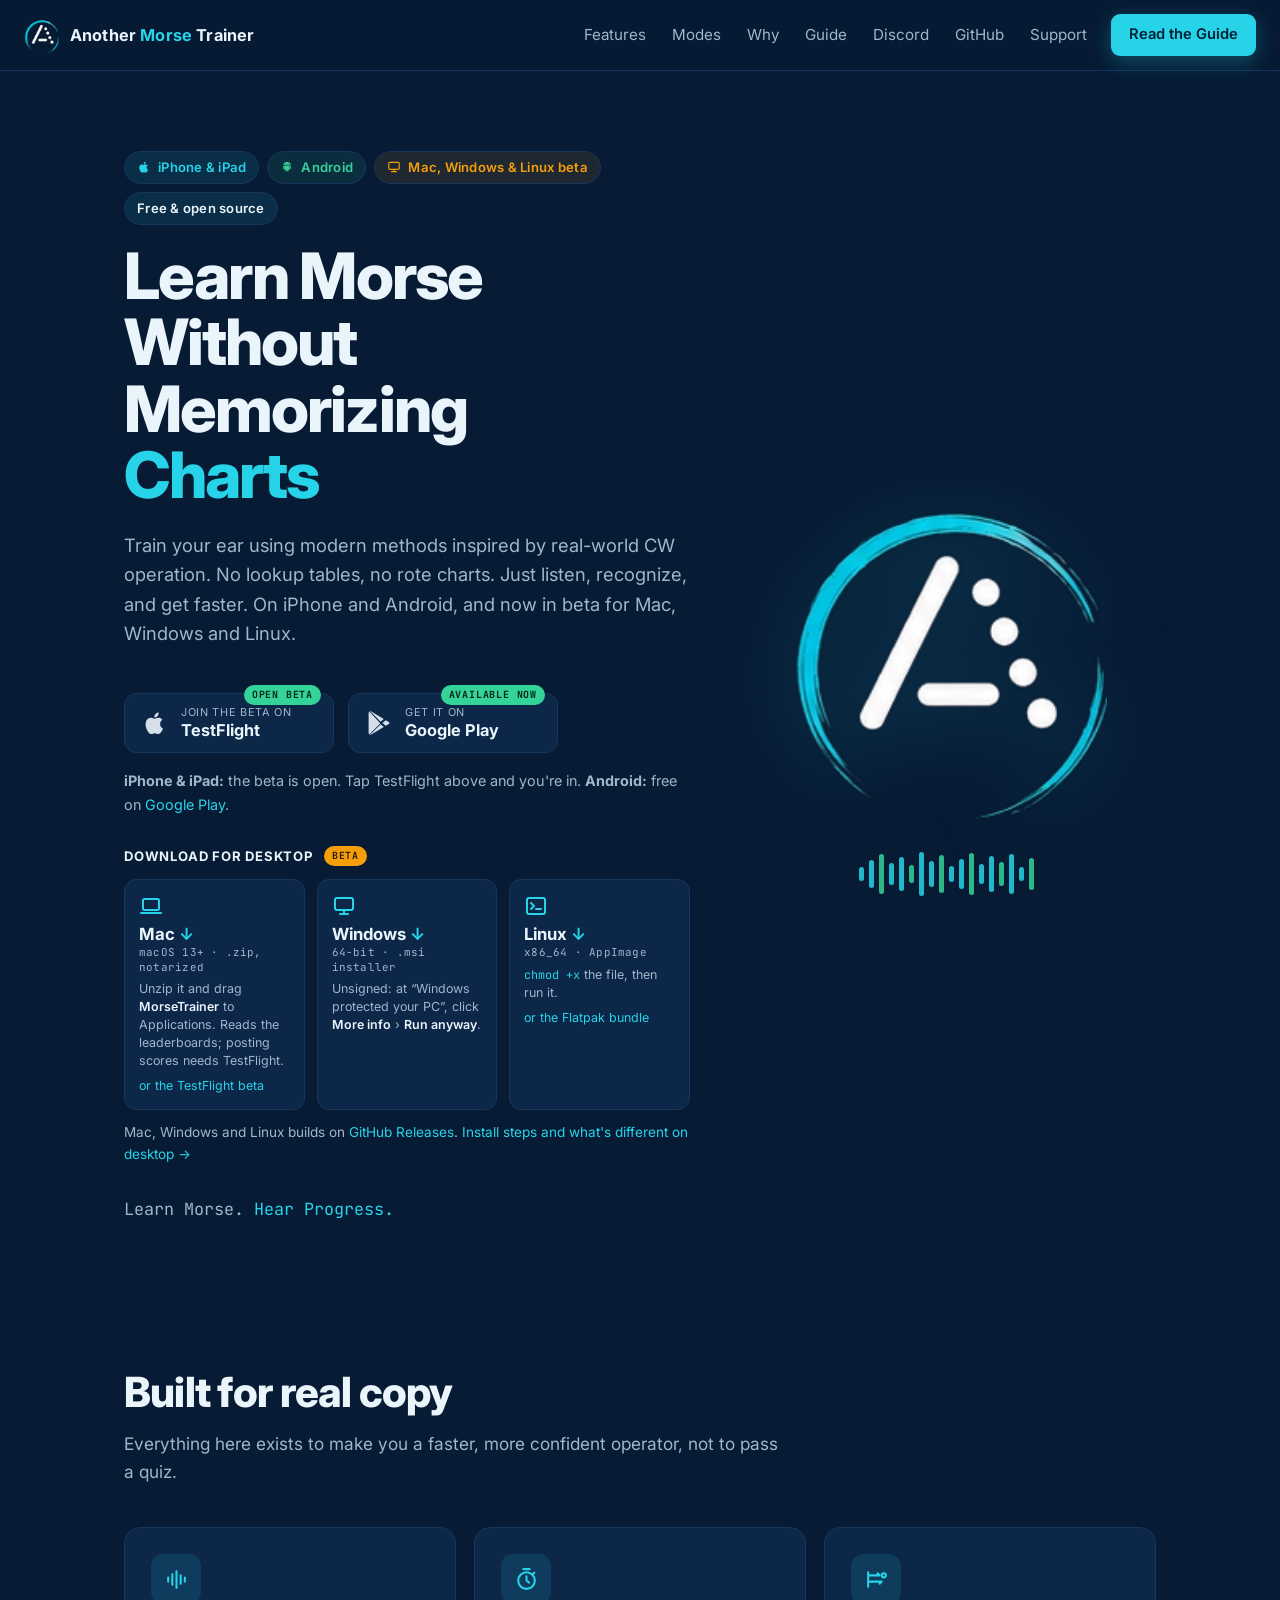
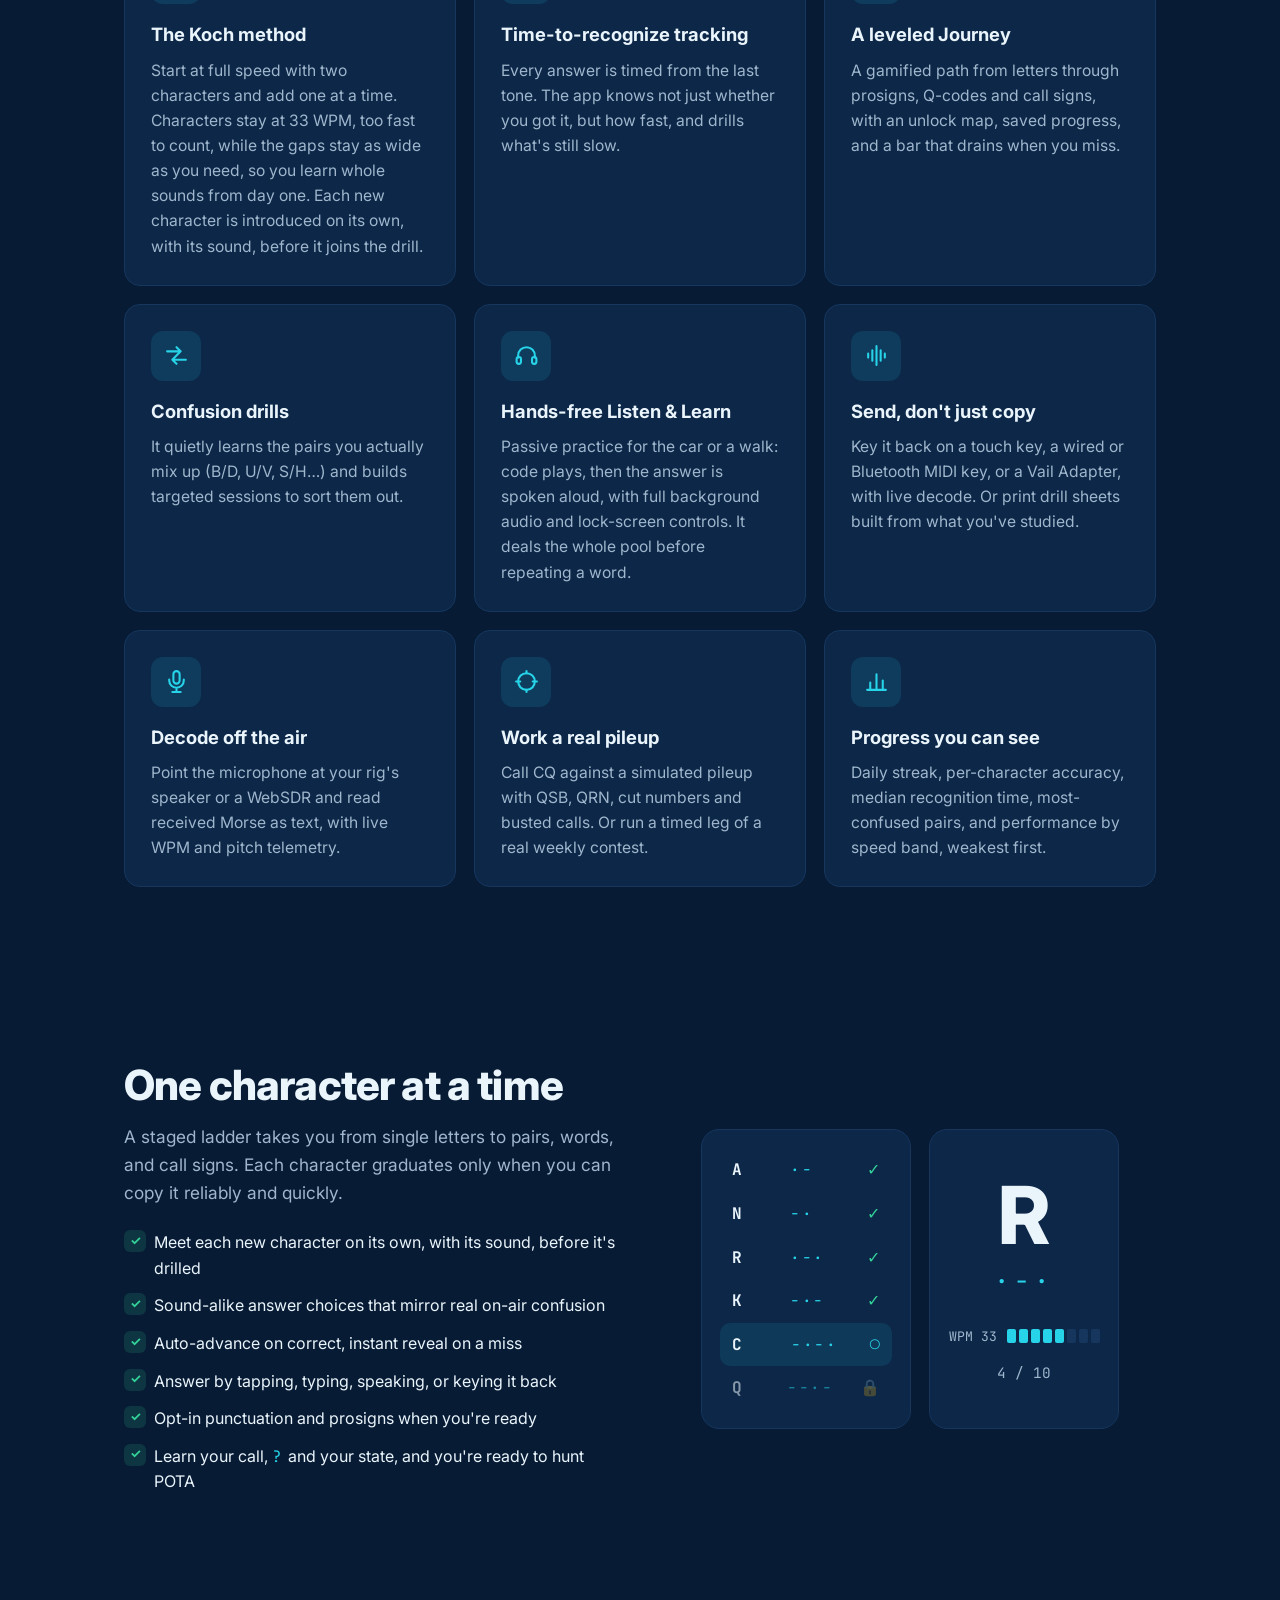
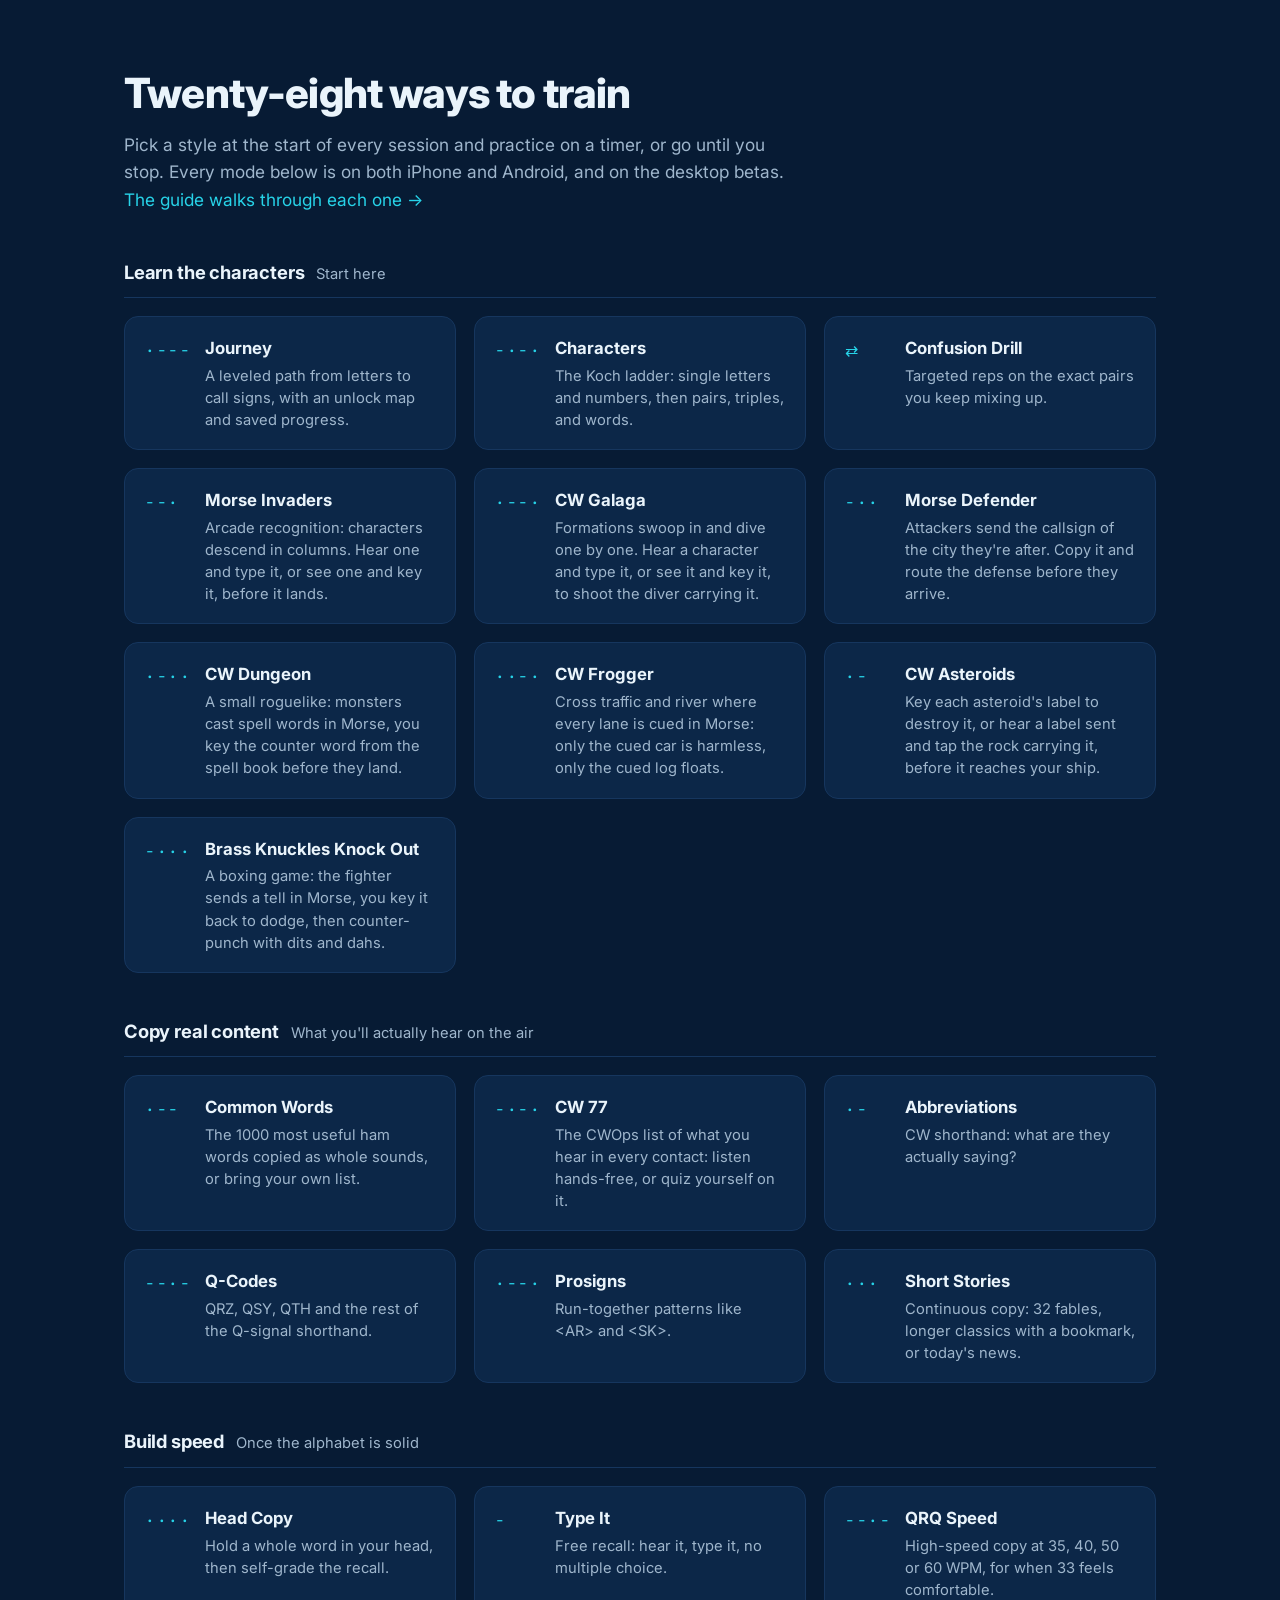
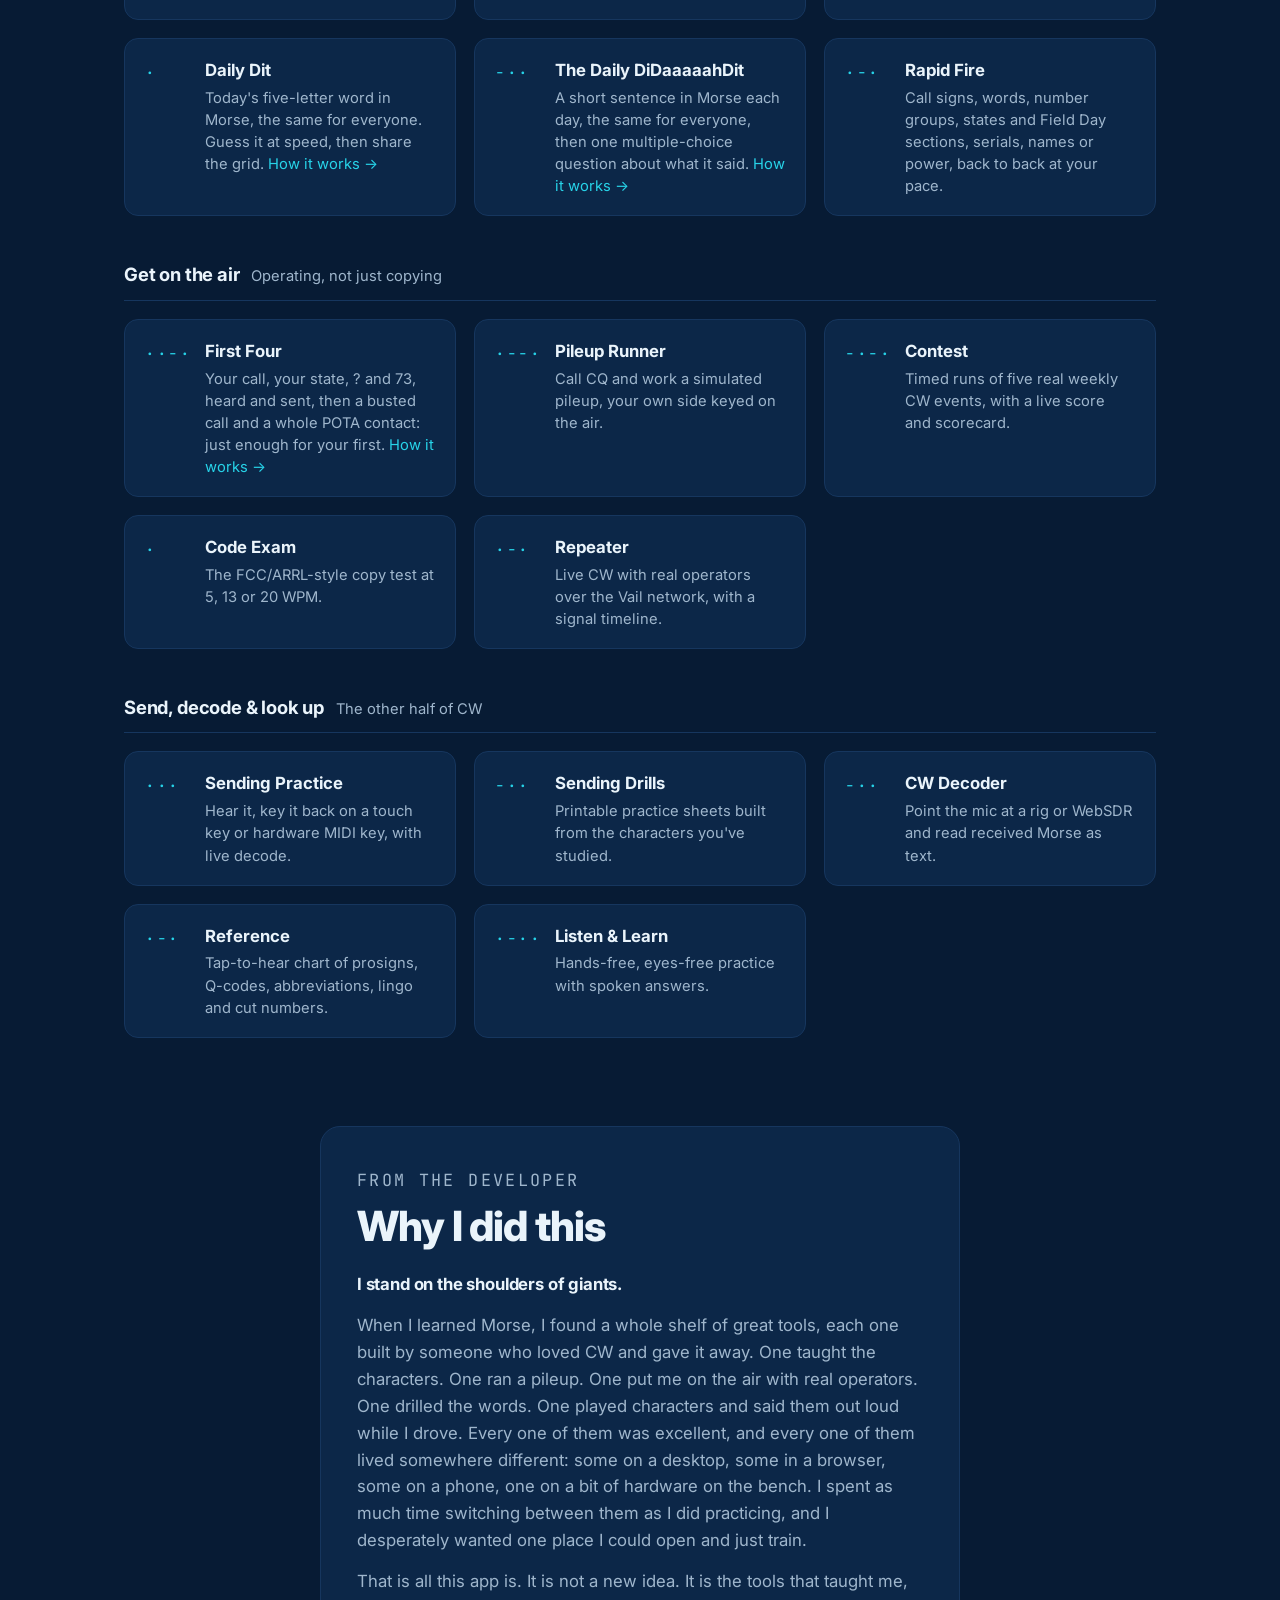
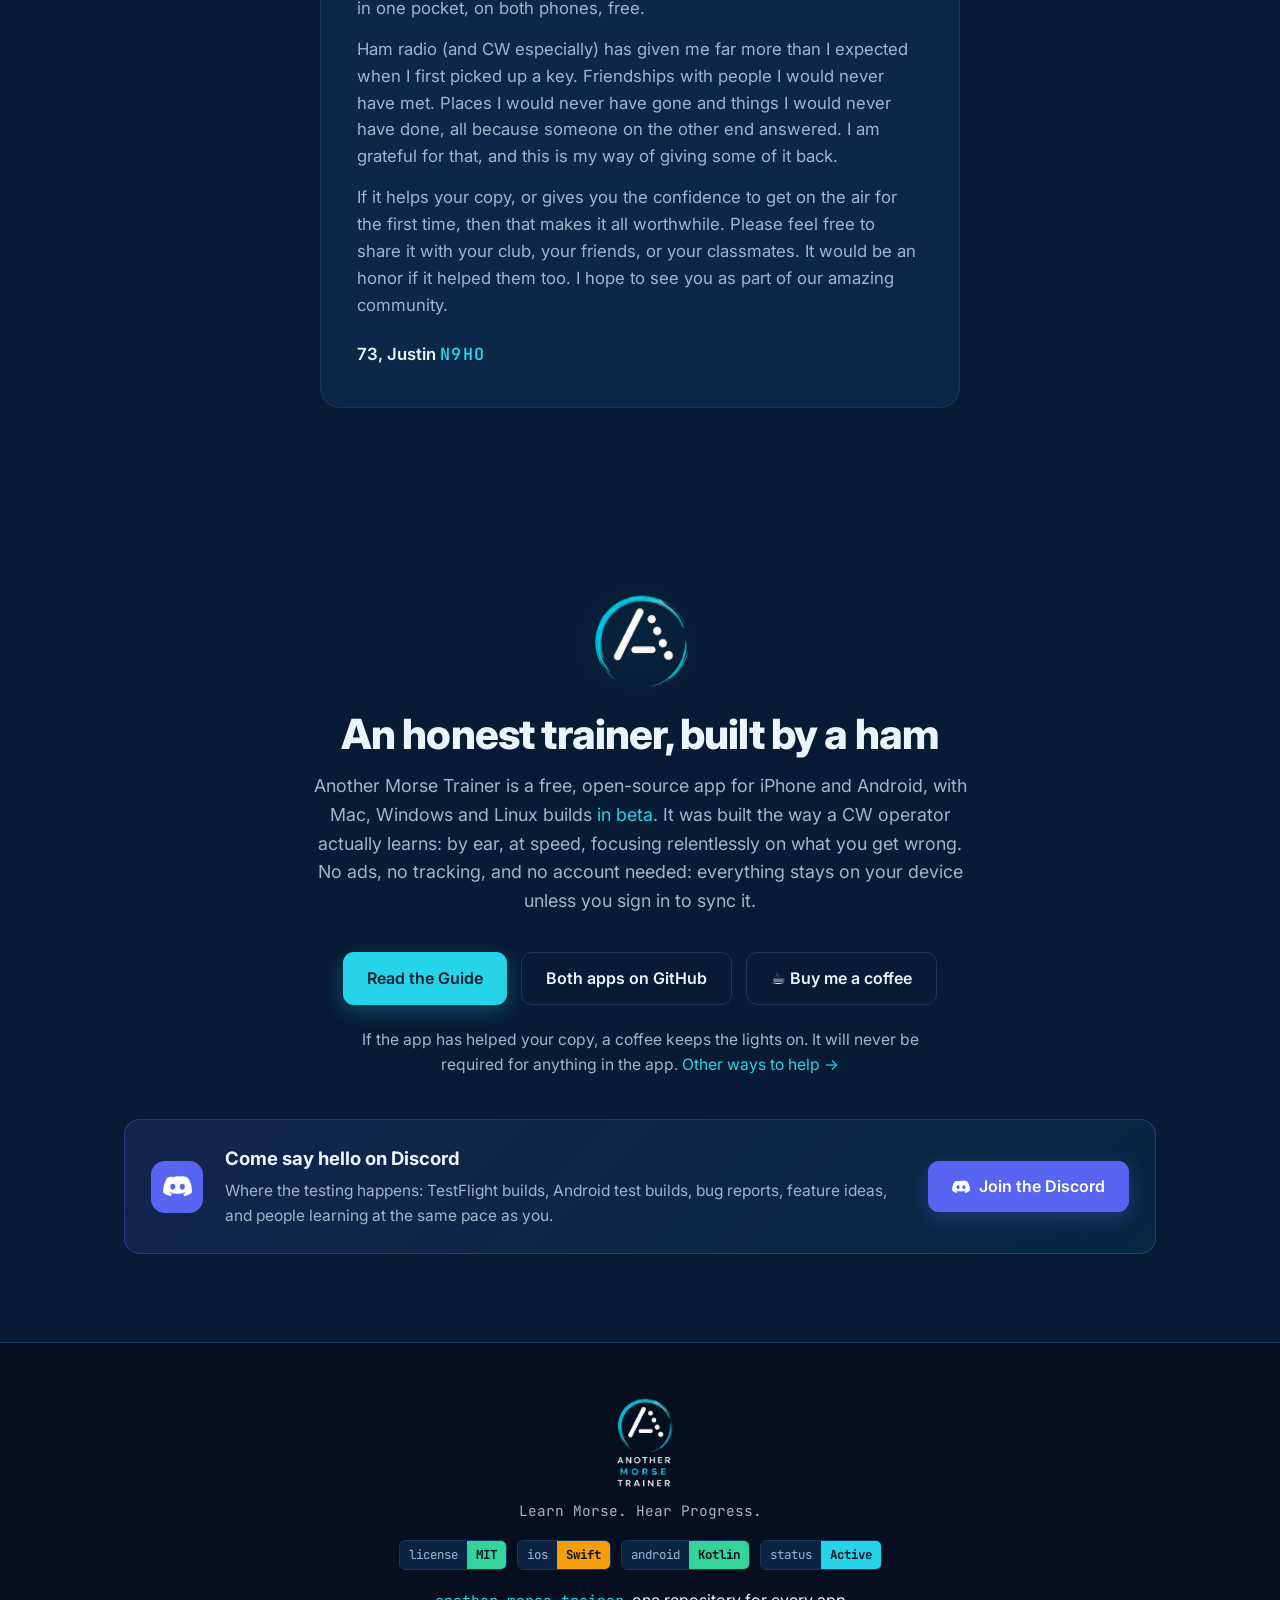
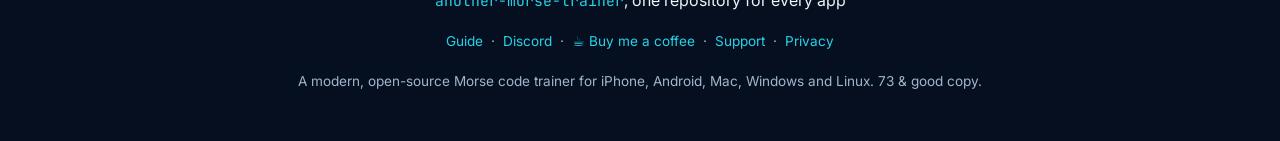
<file: index.html>
<!DOCTYPE html>
<html lang="en">
<head>
<meta charset="UTF-8">
<meta name="viewport" content="width=device-width, initial-scale=1.0">
<title>Another Morse Trainer: Learn Morse. Hear Progress.</title>
<meta name="description" content="A modern Morse code trainer for iPhone and Android, with Mac, Windows and Linux in beta: Koch-method drills that teach by ear at full speed, a leveled Journey, pileup and contest simulators, a code exam, live CW over the network, a microphone decoder, and Daily Dit, a shared word-a-day puzzle.">
<meta name="theme-color" content="#071B34">
<link rel="icon" href="assets/icon.svg" type="image/svg+xml">
<meta property="og:title" content="Another Morse Trainer">
<meta property="og:description" content="Learn Morse without memorizing charts. Twenty-eight ways to train, on iPhone and Android (and Mac, Windows and Linux in beta), from your first two letters to working a contest pileup.">
<meta property="og:type" content="website">
<link rel="preconnect" href="https://fonts.googleapis.com">
<link rel="preconnect" href="https://fonts.gstatic.com" crossorigin>
<link href="https://fonts.googleapis.com/css2?family=Inter:wght@400;500;600;700;800&family=JetBrains+Mono:wght@400;500;700&display=swap" rel="stylesheet">
<link rel="stylesheet" href="styles.css">
</head>
<body>

<header class="nav">
  <a class="brand" href="#top" aria-label="Another Morse Trainer home">
    <img class="brand-mark" src="assets/mark.png" alt="">
    <span class="brand-text">Another <b>Morse</b> Trainer</span>
  </a>
  <nav class="nav-links">
    <a href="#features">Features</a>
    <a href="#modes">Modes</a>
    <a href="#why">Why</a>
    <a href="/guide/">Guide</a>
    <a href="https://discord.gg/qgyk3TPUd9" rel="noopener">Discord</a>
    <a href="https://github.com/N9HO/another-morse-trainer">GitHub</a>
    <a href="/support/">Support</a>
  </nav>
  <a class="btn btn-primary btn-sm" href="/guide/">Read the Guide</a>
</header>

<main id="top">

  <!-- HERO -->
  <section class="hero">
    <div class="hero-copy">
      <div class="platform-pills">
        <span class="pill ios">
          <svg viewBox="0 0 24 24" fill="currentColor" aria-hidden="true"><path d="M16.4 12.8c0-2.3 1.9-3.4 2-3.5-1.1-1.6-2.8-1.8-3.4-1.8-1.4-.1-2.8.9-3.5.9s-1.8-.9-3-.8c-1.5 0-3 .9-3.8 2.3-1.6 2.8-.4 7 1.2 9.3.8 1.1 1.7 2.4 2.9 2.3 1.2 0 1.6-.7 3-.7s1.8.7 3 .7 2-1.1 2.8-2.2c.9-1.3 1.2-2.5 1.3-2.6-.1 0-2.5-1-2.5-3.9zM14.2 5.9c.6-.8 1-1.9.9-3-.9 0-2 .6-2.7 1.4-.6.7-1.1 1.8-.9 2.9 1 0 2.1-.5 2.7-1.3z"/></svg>
          iPhone &amp; iPad
        </span>
        <span class="pill android">
          <svg viewBox="0 0 24 24" fill="currentColor" aria-hidden="true"><path d="M17.6 9.5c.5 0 .9.4.9.9v4.4c0 .5-.4.9-.9.9s-.9-.4-.9-.9v-4.4c0-.5.4-.9.9-.9zm-11.2 0c.5 0 .9.4.9.9v4.4c0 .5-.4.9-.9.9s-.9-.4-.9-.9v-4.4c0-.5.4-.9.9-.9zm1.5-.2h8.2v6.9c0 .5-.4.9-.9.9h-.8v2.1c0 .5-.4.9-.9.9s-.9-.4-.9-.9v-2.1h-1.3v2.1c0 .5-.4.9-.9.9s-.9-.4-.9-.9v-2.1h-.8c-.5 0-.9-.4-.9-.9V9.3zm6.3-5.1 1-1.5c.1-.1 0-.3-.1-.3s-.2 0-.3.1l-1 1.5c-.7-.3-1.5-.5-2.3-.5s-1.6.2-2.3.5l-1-1.5c-.1-.1-.2-.1-.3-.1s-.2.2-.1.3l1 1.5C6.5 5.3 5.6 6.7 5.4 8.3h13.2c-.2-1.6-1.1-3-2.4-4.1zM9.3 6.6c-.3 0-.5-.2-.5-.5s.2-.5.5-.5.5.2.5.5-.2.5-.5.5zm5.4 0c-.3 0-.5-.2-.5-.5s.2-.5.5-.5.5.2.5.5-.2.5-.5.5z"/></svg>
          Android
        </span>
        <span class="pill desktop">
          <svg viewBox="0 0 24 24" fill="none" stroke="currentColor" stroke-width="2" stroke-linecap="round" stroke-linejoin="round" aria-hidden="true"><rect x="3" y="4" width="18" height="12" rx="2"/><path d="M8 20h8M12 16v4"/></svg>
          Mac, Windows &amp; Linux beta
        </span>
        <span class="pill">Free &amp; open source</span>
      </div>
      <h1>Learn Morse<br>Without Memorizing<br><span class="accent">Charts</span></h1>
      <p class="lede">Train your ear using modern methods inspired by real-world CW operation. No lookup tables, no rote charts. Just listen, recognize, and get faster. On iPhone and Android, and now in beta for Mac, Windows and Linux.</p>

      <div class="store-badges">
        <a class="store-badge" href="https://testflight.apple.com/join/ZwXF88Gh" rel="noopener">
          <span class="sb-soon live">Open beta</span>
          <svg viewBox="0 0 24 24" fill="currentColor" aria-hidden="true"><path d="M16.4 12.8c0-2.3 1.9-3.4 2-3.5-1.1-1.6-2.8-1.8-3.4-1.8-1.4-.1-2.8.9-3.5.9s-1.8-.9-3-.8c-1.5 0-3 .9-3.8 2.3-1.6 2.8-.4 7 1.2 9.3.8 1.1 1.7 2.4 2.9 2.3 1.2 0 1.6-.7 3-.7s1.8.7 3 .7 2-1.1 2.8-2.2c.9-1.3 1.2-2.5 1.3-2.6-.1 0-2.5-1-2.5-3.9zM14.2 5.9c.6-.8 1-1.9.9-3-.9 0-2 .6-2.7 1.4-.6.7-1.1 1.8-.9 2.9 1 0 2.1-.5 2.7-1.3z"/></svg>
          <span class="sb-text">
            <span class="sb-small">Join the beta on</span>
            <span class="sb-big">TestFlight</span>
          </span>
        </a>
        <a class="store-badge" href="https://play.google.com/store/apps/details?id=app.anothermorsetrainer" rel="noopener">
          <span class="sb-soon live">Available now</span>
          <svg viewBox="0 0 24 24" fill="currentColor" aria-hidden="true"><path d="M3.6 2.3c-.3.3-.5.8-.5 1.4v16.6c0 .6.2 1.1.5 1.4l.1.1 9.3-9.3v-.2L3.7 2.2l-.1.1zm12.5 6.2L13.4 11l-9.2-9.2c.2-.1.5-.1.8.1l11.1 6.6zM17.8 9.6l2.6 1.5c.8.5.8 1.3 0 1.8l-2.6 1.5-2.9-2.4 2.9-2.4zM16.1 15.5 5 22.1c-.3.2-.6.2-.8.1l9.2-9.2 2.7 2.5z"/></svg>
          <span class="sb-text">
            <span class="sb-small">Get it on</span>
            <span class="sb-big">Google Play</span>
          </span>
        </a>
      </div>
      <p class="store-note"><strong>iPhone &amp; iPad:</strong> the beta is open. Tap TestFlight above and you're in. <strong>Android:</strong> free on <a href="https://play.google.com/store/apps/details?id=app.anothermorsetrainer" rel="noopener">Google Play</a>.</p>

      <div class="desktop-dl" id="download">
        <p class="dl-head">Download for desktop <span class="dl-beta">Beta</span></p>
        <div class="dl-grid">
          <div class="dl-card">
            <svg class="dl-icon" viewBox="0 0 24 24" fill="none" stroke="currentColor" stroke-width="2" stroke-linecap="round" stroke-linejoin="round" aria-hidden="true"><rect x="4" y="5" width="16" height="11" rx="1.5"/><path d="M2 19h20"/></svg>
            <a class="dl-main" href="https://github.com/N9HO/another-morse-trainer/releases/download/desktop-beta-v2.0.0-b4/AnotherMorseTrainer-2.0.0-b4-mac.zip">
              <span class="dl-os">Mac</span>
              <span class="dl-meta">macOS 13+ &middot; .zip, notarized</span>
            </a>
            <span class="dl-note">Unzip it and drag <b>MorseTrainer</b> to Applications. Reads the leaderboards; posting scores needs TestFlight.</span>
            <a class="dl-alt" href="https://testflight.apple.com/join/ZwXF88Gh" rel="noopener">or the TestFlight beta</a>
          </div>
          <div class="dl-card">
            <svg class="dl-icon" viewBox="0 0 24 24" fill="none" stroke="currentColor" stroke-width="2" stroke-linecap="round" stroke-linejoin="round" aria-hidden="true"><rect x="3" y="4" width="18" height="12" rx="2"/><path d="M8 20h8M12 16v4"/></svg>
            <a class="dl-main" href="https://github.com/N9HO/another-morse-trainer/releases/download/desktop-beta-v2.0.0-b4/AnotherMorseTrainer-2.0.0-b4-windows-x64.msi">
              <span class="dl-os">Windows</span>
              <span class="dl-meta">64-bit &middot; .msi installer</span>
            </a>
            <span class="dl-note">Unsigned: at &ldquo;Windows protected your PC&rdquo;, click <b>More info</b> &rsaquo; <b>Run anyway</b>.</span>
          </div>
          <div class="dl-card">
            <svg class="dl-icon" viewBox="0 0 24 24" fill="none" stroke="currentColor" stroke-width="2" stroke-linecap="round" stroke-linejoin="round" aria-hidden="true"><rect x="3" y="4" width="18" height="16" rx="2"/><path d="M7 9l3 3-3 3M12 15h5"/></svg>
            <a class="dl-main" href="https://github.com/N9HO/another-morse-trainer/releases/download/desktop-beta-v2.0.0-b4/AnotherMorseTrainer-2.0.0-b4-linux-x86_64.AppImage">
              <span class="dl-os">Linux</span>
              <span class="dl-meta">x86_64 &middot; AppImage</span>
            </a>
            <span class="dl-note"><code>chmod +x</code> the file, then run it.</span>
            <a class="dl-alt" href="https://github.com/N9HO/another-morse-trainer/releases/download/desktop-beta-v2.0.0-b4/AnotherMorseTrainer-2.0.0-b4-linux-x86_64.flatpak">or the Flatpak bundle</a>
          </div>
        </div>
        <p class="dl-foot">Mac, Windows and Linux builds on <a href="https://github.com/N9HO/another-morse-trainer/releases" rel="noopener">GitHub Releases</a>. <a href="/guide/#downloads">Install steps and what's different on desktop &rarr;</a></p>
      </div>

      <p class="tagline">Learn Morse. <span class="accent">Hear Progress.</span></p>
    </div>
    <div class="hero-art">
      <img class="hero-mark" src="assets/mark.png" alt="Another Morse Trainer logo">
      <div class="waveform" aria-hidden="true">
        <span></span><span></span><span></span><span></span><span></span><span></span>
        <span></span><span></span><span></span><span></span><span></span><span></span>
        <span></span><span></span><span></span><span></span><span></span><span></span>
      </div>
    </div>
  </section>

  <!-- FEATURES -->
  <section id="features" class="section">
    <h2 class="section-title">Built for real copy</h2>
    <p class="section-sub">Everything here exists to make you a faster, more confident operator, not to pass a quiz.</p>
    <div class="grid features">
      <article class="card">
        <div class="card-icon"><svg viewBox="0 0 24 24" fill="none" stroke="currentColor" stroke-width="2" stroke-linecap="round" stroke-linejoin="round"><path d="M4 10v4M8 7v10M12 4v16M16 8v8M20 10v4"/></svg></div>
        <h3>The Koch method</h3>
        <p>Start at full speed with two characters and add one at a time. Characters stay at 33 WPM, too fast to count, while the gaps stay as wide as you need, so you learn whole sounds from day one. Each new character is introduced on its own, with its sound, before it joins the drill.</p>
      </article>
      <article class="card">
        <div class="card-icon"><svg viewBox="0 0 24 24" fill="none" stroke="currentColor" stroke-width="2" stroke-linecap="round" stroke-linejoin="round"><circle cx="12" cy="13" r="8"/><path d="M12 9v4l2.5 2M9 2h6M19.5 5.5L18 7"/></svg></div>
        <h3>Time-to-recognize tracking</h3>
        <p>Every answer is timed from the last tone. The app knows not just whether you got it, but how fast, and drills what's still slow.</p>
      </article>
      <article class="card">
        <div class="card-icon"><svg viewBox="0 0 24 24" fill="none" stroke="currentColor" stroke-width="2" stroke-linecap="round" stroke-linejoin="round"><path d="M4 19V5M4 8h11l-2-2M4 14h13l-2 2"/><circle cx="19" cy="8" r="2"/></svg></div>
        <h3>A leveled Journey</h3>
        <p>A gamified path from letters through prosigns, Q-codes and call signs, with an unlock map, saved progress, and a bar that drains when you miss.</p>
      </article>
      <article class="card">
        <div class="card-icon"><svg viewBox="0 0 24 24" fill="none" stroke="currentColor" stroke-width="2" stroke-linecap="round" stroke-linejoin="round"><path d="M3 8h13M12 4l4 4-4 4M21 16H8M12 12l-4 4 4 4"/></svg></div>
        <h3>Confusion drills</h3>
        <p>It quietly learns the pairs you actually mix up (B/D, U/V, S/H…) and builds targeted sessions to sort them out.</p>
      </article>
      <article class="card">
        <div class="card-icon"><svg viewBox="0 0 24 24" fill="none" stroke="currentColor" stroke-width="2" stroke-linecap="round" stroke-linejoin="round"><path d="M4 14v-2a8 8 0 0116 0v2"/><rect x="2.5" y="13.5" width="4.2" height="6.5" rx="2"/><rect x="17.3" y="13.5" width="4.2" height="6.5" rx="2"/></svg></div>
        <h3>Hands-free Listen &amp; Learn</h3>
        <p>Passive practice for the car or a walk: code plays, then the answer is spoken aloud, with full background audio and lock-screen controls. It deals the whole pool before repeating a word.</p>
      </article>
      <article class="card">
        <div class="card-icon"><svg viewBox="0 0 24 24" fill="none" stroke="currentColor" stroke-width="2" stroke-linecap="round" stroke-linejoin="round"><path d="M12 3v18M8 7v10M4 10v4M16 7v10M20 10v4"/></svg></div>
        <h3>Send, don't just copy</h3>
        <p>Key it back on a touch key, a wired or Bluetooth MIDI key, or a Vail Adapter, with live decode. Or print drill sheets built from what you've studied.</p>
      </article>
      <article class="card">
        <div class="card-icon"><svg viewBox="0 0 24 24" fill="none" stroke="currentColor" stroke-width="2" stroke-linecap="round" stroke-linejoin="round"><path d="M12 2a3 3 0 00-3 3v6a3 3 0 006 0V5a3 3 0 00-3-3z"/><path d="M19 10v1a7 7 0 01-14 0v-1M12 18v4M8 22h8"/></svg></div>
        <h3>Decode off the air</h3>
        <p>Point the microphone at your rig's speaker or a WebSDR and read received Morse as text, with live WPM and pitch telemetry.</p>
      </article>
      <article class="card">
        <div class="card-icon"><svg viewBox="0 0 24 24" fill="none" stroke="currentColor" stroke-width="2" stroke-linecap="round" stroke-linejoin="round"><path d="M12 20a8 8 0 100-16 8 8 0 000 16z"/><path d="M2 12h4M18 12h4M12 2v2M12 20v2"/></svg></div>
        <h3>Work a real pileup</h3>
        <p>Call CQ against a simulated pileup with QSB, QRN, cut numbers and busted calls. Or run a timed leg of a real weekly contest.</p>
      </article>
      <article class="card">
        <div class="card-icon"><svg viewBox="0 0 24 24" fill="none" stroke="currentColor" stroke-width="2" stroke-linecap="round" stroke-linejoin="round"><path d="M3 20h18M6 20v-7M12 20V5M18 20v-9"/></svg></div>
        <h3>Progress you can see</h3>
        <p>Daily streak, per-character accuracy, median recognition time, most-confused pairs, and performance by speed band, weakest first.</p>
      </article>
    </div>
  </section>

  <!-- SHOWCASE: lesson list + current char (echoes the app UI) -->
  <section class="section showcase">
    <div class="showcase-text">
      <h2 class="section-title">One character at a time</h2>
      <p class="section-sub">A staged ladder takes you from single letters to pairs, words, and call signs. Each character graduates only when you can copy it reliably and quickly.</p>
      <ul class="checklist">
        <li>Meet each new character on its own, with its sound, before it's drilled</li>
        <li>Sound-alike answer choices that mirror real on-air confusion</li>
        <li>Auto-advance on correct, instant reveal on a miss</li>
        <li>Answer by tapping, typing, speaking, or keying it back</li>
        <li>Opt-in punctuation and prosigns when you're ready</li>
        <li>Learn your call, <span class="morse">?</span> and your state, and you're ready to hunt POTA</li>
      </ul>
    </div>
    <div class="showcase-ui">
      <div class="ui-card lesson-list">
        <div class="lesson-row"><span class="ch">A</span><span class="mc">·&minus;</span><span class="done">&#10003;</span></div>
        <div class="lesson-row"><span class="ch">N</span><span class="mc">&minus;·</span><span class="done">&#10003;</span></div>
        <div class="lesson-row"><span class="ch">R</span><span class="mc">·&minus;·</span><span class="done">&#10003;</span></div>
        <div class="lesson-row"><span class="ch">K</span><span class="mc">&minus;·&minus;</span><span class="done">&#10003;</span></div>
        <div class="lesson-row active"><span class="ch">C</span><span class="mc">&minus;·&minus;·</span><span class="now">&#9711;</span></div>
        <div class="lesson-row locked"><span class="ch">Q</span><span class="mc">&minus;&minus;·&minus;</span><span class="lock">&#128274;</span></div>
      </div>
      <div class="ui-card current-char">
        <div class="big-char">R</div>
        <div class="big-morse">·&minus;·</div>
        <div class="wpm-row"><span>WPM 33</span><div class="bars"><i></i><i></i><i></i><i></i><i></i><i class="off"></i><i class="off"></i><i class="off"></i></div></div>
        <div class="progress-count">4 / 10</div>
      </div>
    </div>
  </section>

  <!-- MODES -->
  <section id="modes" class="section">
    <h2 class="section-title">Twenty-eight ways to train</h2>
    <p class="section-sub">Pick a style at the start of every session and practice on a timer, or go until you stop. Every mode below is on both iPhone and Android, and on the desktop betas. <a class="accent" href="/guide/">The guide walks through each one →</a></p>

    <div class="mode-group">
      <div class="mode-group-head"><h3>Learn the characters</h3><span>Start here</span></div>
      <div class="grid modes">
        <div class="mode"><span class="mode-mc">·&minus;&minus;&minus;</span><div><h4>Journey</h4><p>A leveled path from letters to call signs, with an unlock map and saved progress.</p></div></div>
        <div class="mode"><span class="mode-mc">&minus;·&minus;·</span><div><h4>Characters</h4><p>The Koch ladder: single letters and numbers, then pairs, triples, and words.</p></div></div>
        <div class="mode"><span class="mode-mc">&#8644;</span><div><h4>Confusion Drill</h4><p>Targeted reps on the exact pairs you keep mixing up.</p></div></div>
        <div class="mode"><span class="mode-mc">&minus;&minus;·</span><div><h4>Morse Invaders</h4><p>Arcade recognition: characters descend in columns. Hear one and type it, or see one and key it, before it lands.</p></div></div>
        <div class="mode"><span class="mode-mc">·&minus;&minus;·</span><div><h4>CW Galaga</h4><p>Formations swoop in and dive one by one. Hear a character and type it, or see it and key it, to shoot the diver carrying it.</p></div></div>
        <div class="mode"><span class="mode-mc">&minus;··</span><div><h4>Morse Defender</h4><p>Attackers send the callsign of the city they're after. Copy it and route the defense before they arrive.</p></div></div>
        <div class="mode"><span class="mode-mc">·&minus;··</span><div><h4>CW Dungeon</h4><p>A small roguelike: monsters cast spell words in Morse, you key the counter word from the spell book before they land.</p></div></div>
        <div class="mode"><span class="mode-mc">··&minus;·</span><div><h4>CW Frogger</h4><p>Cross traffic and river where every lane is cued in Morse: only the cued car is harmless, only the cued log floats.</p></div></div>
        <div class="mode"><span class="mode-mc">·&minus;</span><div><h4>CW Asteroids</h4><p>Key each asteroid's label to destroy it, or hear a label sent and tap the rock carrying it, before it reaches your ship.</p></div></div>
        <div class="mode"><span class="mode-mc">&minus;&middot;&middot;&middot;</span><div><h4>Brass Knuckles Knock Out</h4><p>A boxing game: the fighter sends a tell in Morse, you key it back to dodge, then counter-punch with dits and dahs.</p></div></div>
      </div>
    </div>

    <div class="mode-group">
      <div class="mode-group-head"><h3>Copy real content</h3><span>What you'll actually hear on the air</span></div>
      <div class="grid modes">
        <div class="mode"><span class="mode-mc">·&minus;&minus;</span><div><h4>Common Words</h4><p>The 1000 most useful ham words copied as whole sounds, or bring your own list.</p></div></div>
        <div class="mode"><span class="mode-mc">&minus;·&minus;·</span><div><h4>CW 77</h4><p>The CWOps list of what you hear in every contact: listen hands-free, or quiz yourself on it.</p></div></div>
        <div class="mode"><span class="mode-mc">·&minus;</span><div><h4>Abbreviations</h4><p>CW shorthand: what are they actually saying?</p></div></div>
        <div class="mode"><span class="mode-mc">&minus;&minus;·&minus;</span><div><h4>Q-Codes</h4><p>QRZ, QSY, QTH and the rest of the Q-signal shorthand.</p></div></div>
        <div class="mode"><span class="mode-mc">·&minus;&minus;·</span><div><h4>Prosigns</h4><p>Run-together patterns like &lt;AR&gt; and &lt;SK&gt;.</p></div></div>
        <div class="mode"><span class="mode-mc">···</span><div><h4>Short Stories</h4><p>Continuous copy: 32 fables, longer classics with a bookmark, or today's news.</p></div></div>
      </div>
    </div>

    <div class="mode-group">
      <div class="mode-group-head"><h3>Build speed</h3><span>Once the alphabet is solid</span></div>
      <div class="grid modes">
        <div class="mode"><span class="mode-mc">····</span><div><h4>Head Copy</h4><p>Hold a whole word in your head, then self-grade the recall.</p></div></div>
        <div class="mode"><span class="mode-mc">&minus;</span><div><h4>Type It</h4><p>Free recall: hear it, type it, no multiple choice.</p></div></div>
        <div class="mode"><span class="mode-mc">&minus;&minus;·&minus;</span><div><h4>QRQ Speed</h4><p>High-speed copy at 35, 40, 50 or 60 WPM, for when 33 feels comfortable.</p></div></div>
        <div class="mode"><span class="mode-mc">·</span><div><h4>Daily Dit</h4><p>Today's five-letter word in Morse, the same for everyone. Guess it at speed, then share the grid. <a class="accent" href="/guide/#dailydit">How it works →</a></p></div></div>
        <div class="mode"><span class="mode-mc">&minus;··</span><div><h4>The Daily DiDaaaaahDit</h4><p>A short sentence in Morse each day, the same for everyone, then one multiple-choice question about what it said. <a class="accent" href="/guide/#dailycomp">How it works →</a></p></div></div>
        <div class="mode"><span class="mode-mc">·&minus;·</span><div><h4>Rapid Fire</h4><p>Call signs, words, number groups, states and Field Day sections, serials, names or power, back to back at your pace.</p></div></div>
      </div>
    </div>

    <div class="mode-group">
      <div class="mode-group-head"><h3>Get on the air</h3><span>Operating, not just copying</span></div>
      <div class="grid modes">
        <div class="mode"><span class="mode-mc">··&minus;·</span><div><h4>First Four</h4><p>Your call, your state, ? and 73, heard and sent, then a busted call and a whole POTA contact: just enough for your first. <a class="accent" href="/guide/#firstfour">How it works →</a></p></div></div>
        <div class="mode"><span class="mode-mc">·&minus;&minus;·</span><div><h4>Pileup Runner</h4><p>Call CQ and work a simulated pileup, your own side keyed on the air.</p></div></div>
        <div class="mode"><span class="mode-mc">&minus;·&minus;·</span><div><h4>Contest</h4><p>Timed runs of five real weekly CW events, with a live score and scorecard.</p></div></div>
        <div class="mode"><span class="mode-mc">·</span><div><h4>Code Exam</h4><p>The FCC/ARRL-style copy test at 5, 13 or 20 WPM.</p></div></div>
        <div class="mode"><span class="mode-mc">·&minus;·</span><div><h4>Repeater</h4><p>Live CW with real operators over the Vail network, with a signal timeline.</p></div></div>
      </div>
    </div>

    <div class="mode-group">
      <div class="mode-group-head"><h3>Send, decode &amp; look up</h3><span>The other half of CW</span></div>
      <div class="grid modes">
        <div class="mode"><span class="mode-mc">···</span><div><h4>Sending Practice</h4><p>Hear it, key it back on a touch key or hardware MIDI key, with live decode.</p></div></div>
        <div class="mode"><span class="mode-mc">&minus;··</span><div><h4>Sending Drills</h4><p>Printable practice sheets built from the characters you've studied.</p></div></div>
        <div class="mode"><span class="mode-mc">&minus;··</span><div><h4>CW Decoder</h4><p>Point the mic at a rig or WebSDR and read received Morse as text.</p></div></div>
        <div class="mode"><span class="mode-mc">·&minus;·</span><div><h4>Reference</h4><p>Tap-to-hear chart of prosigns, Q-codes, abbreviations, lingo and cut numbers.</p></div></div>
        <div class="mode"><span class="mode-mc">·&minus;··</span><div><h4>Listen &amp; Learn</h4><p>Hands-free, eyes-free practice with spoken answers.</p></div></div>
      </div>
    </div>
  </section>

  <!-- WHY -->
  <section id="why" class="section why">
    <div class="why-inner">
      <p class="why-kicker">From the developer</p>
      <h2 class="section-title">Why I did this</h2>
      <p class="why-lead">I stand on the shoulders of giants.</p>
      <p>When I learned Morse, I found a whole shelf of great tools, each one built by someone who loved CW and gave it away. One taught the characters. One ran a pileup. One put me on the air with real operators. One drilled the words. One played characters and said them out loud while I drove. Every one of them was excellent, and every one of them lived somewhere different: some on a desktop, some in a browser, some on a phone, one on a bit of hardware on the bench. I spent as much time switching between them as I did practicing, and I desperately wanted one place I could open and just train.</p>
      <p>That is all this app is. It is not a new idea. It is the tools that taught me, in one pocket, on both phones, free.</p>
      <p>Ham radio (and CW especially) has given me far more than I expected when I first picked up a key. Friendships with people I would never have met. Places I would never have gone and things I would never have done, all because someone on the other end answered. I am grateful for that, and this is my way of giving some of it back.</p>
      <p>If it helps your copy, or gives you the confidence to get on the air for the first time, then that makes it all worthwhile. Please feel free to share it with your club, your friends, or your classmates. It would be an honor if it helped them too. I hope to see you as part of our amazing community.</p>
      <p class="why-sign">73, Justin <span class="morse">N9HO</span></p>
    </div>
  </section>

  <!-- ABOUT / CTA -->
  <section id="about" class="section about">
    <img class="about-mark" src="assets/mark.png" alt="">
    <h2 class="section-title">An honest trainer, built by a ham</h2>
    <p class="section-sub center">Another Morse Trainer is a free, open-source app for iPhone and Android, with Mac, Windows and Linux builds <a href="#download">in beta</a>. It was built the way a CW operator actually learns: by ear, at speed, focusing relentlessly on what you get wrong. No ads, no tracking, and no account needed: everything stays on your device unless you sign in to sync it.</p>
    <div class="hero-actions center">
      <a class="btn btn-primary" href="/guide/">Read the Guide</a>
      <a class="btn btn-ghost" href="https://github.com/N9HO/another-morse-trainer">Both apps on GitHub</a>
      <a class="btn btn-ghost" href="https://buymeacoffee.com/n9ho">&#9749; Buy me a coffee</a>
    </div>
    <p class="section-sub center about-support">If the app has helped your copy, a coffee keeps the lights on. It will never be required for anything in the app. <a href="/support/">Other ways to help &rarr;</a></p>

    <div class="community">
      <div class="community-icon"><svg viewBox="0 0 24 24" fill="currentColor" aria-hidden="true"><path d="M20.3 4.6A19.8 19.8 0 0 0 15.4 3l-.3.5c1.7.4 3 1 4.2 1.9a13.9 13.9 0 0 0-11-1.1c-.4.1-.8.3-1.2.4.4-.3.8-.6 1.3-.9A20 20 0 0 0 3.7 4.6C.9 8.8-.1 13 .3 17.1a19.9 19.9 0 0 0 6 3c.5-.6.9-1.3 1.3-2-.7-.3-1.4-.6-2-1l.5-.4a14.2 14.2 0 0 0 11.9 0l.5.4c-.6.4-1.3.7-2 1 .4.7.8 1.4 1.3 2a19.8 19.8 0 0 0 6-3c.5-4.8-.8-9-3.5-12.5zM8.1 14.6c-1.2 0-2.1-1.1-2.1-2.4S6.9 9.8 8.1 9.8s2.2 1.1 2.2 2.4-1 2.4-2.2 2.4zm7.8 0c-1.2 0-2.1-1.1-2.1-2.4s.9-2.4 2.1-2.4 2.2 1.1 2.2 2.4-1 2.4-2.2 2.4z"/></svg></div>
      <div>
        <h3>Come say hello on Discord</h3>
        <p>Where the testing happens: TestFlight builds, Android test builds, bug reports, feature ideas, and people learning at the same pace as you.</p>
      </div>
      <a class="btn btn-discord" href="https://discord.gg/qgyk3TPUd9" rel="noopener"><svg viewBox="0 0 24 24" fill="currentColor" aria-hidden="true"><path d="M20.3 4.6A19.8 19.8 0 0 0 15.4 3l-.3.5c1.7.4 3 1 4.2 1.9a13.9 13.9 0 0 0-11-1.1c-.4.1-.8.3-1.2.4.4-.3.8-.6 1.3-.9A20 20 0 0 0 3.7 4.6C.9 8.8-.1 13 .3 17.1a19.9 19.9 0 0 0 6 3c.5-.6.9-1.3 1.3-2-.7-.3-1.4-.6-2-1l.5-.4a14.2 14.2 0 0 0 11.9 0l.5.4c-.6.4-1.3.7-2 1 .4.7.8 1.4 1.3 2a19.8 19.8 0 0 0 6-3c.5-4.8-.8-9-3.5-12.5zM8.1 14.6c-1.2 0-2.1-1.1-2.1-2.4S6.9 9.8 8.1 9.8s2.2 1.1 2.2 2.4-1 2.4-2.2 2.4zm7.8 0c-1.2 0-2.1-1.1-2.1-2.4s.9-2.4 2.1-2.4 2.2 1.1 2.2 2.4-1 2.4-2.2 2.4z"/></svg>Join the Discord</a>
    </div>
  </section>

</main>

<!-- FOOTER -->
<footer class="footer">
  <div class="footer-brand">
    <img class="footer-logo" src="assets/logo-stacked.png" alt="Another Morse Trainer">
    <div class="footer-tag">Learn Morse. Hear Progress.</div>
  </div>
  <div class="badges">
    <span class="badge"><i>license</i><b class="green">MIT</b></span>
    <span class="badge"><i>ios</i><b class="amber">Swift</b></span>
    <span class="badge"><i>android</i><b class="green">Kotlin</b></span>
    <span class="badge"><i>status</i><b class="teal">Active</b></span>
  </div>
  <p class="footer-repo">
    <a href="https://github.com/N9HO/another-morse-trainer">another-morse-trainer</a>, one repository for every app
  </p>
  <p class="footer-fine"><a href="/guide/" style="color:var(--teal)">Guide</a> &nbsp;·&nbsp; <a href="https://discord.gg/qgyk3TPUd9" style="color:var(--teal)" rel="noopener">Discord</a> &nbsp;·&nbsp; <a href="https://buymeacoffee.com/n9ho" style="color:var(--teal)">&#9749; Buy me a coffee</a> &nbsp;·&nbsp; <a href="/support/" style="color:var(--teal)">Support</a> &nbsp;·&nbsp; <a href="/privacy/" style="color:var(--teal)">Privacy</a></p>
  <p class="footer-fine">A modern, open-source Morse code trainer for iPhone, Android, Mac, Windows and Linux. 73 &amp; good copy.</p>
</footer>

<script data-name="BMC-Widget" data-cfasync="false" src="https://cdnjs.buymeacoffee.com/1.0.0/widget.prod.min.js" data-id="n9ho" data-description="Support me on Buy me a coffee!" data-message="Thanks for your support. Donations go to offset development and app store costs." data-color="#5F7FFF" data-position="Right" data-x_margin="18" data-y_margin="18"></script>
</body>
</html>
</file>
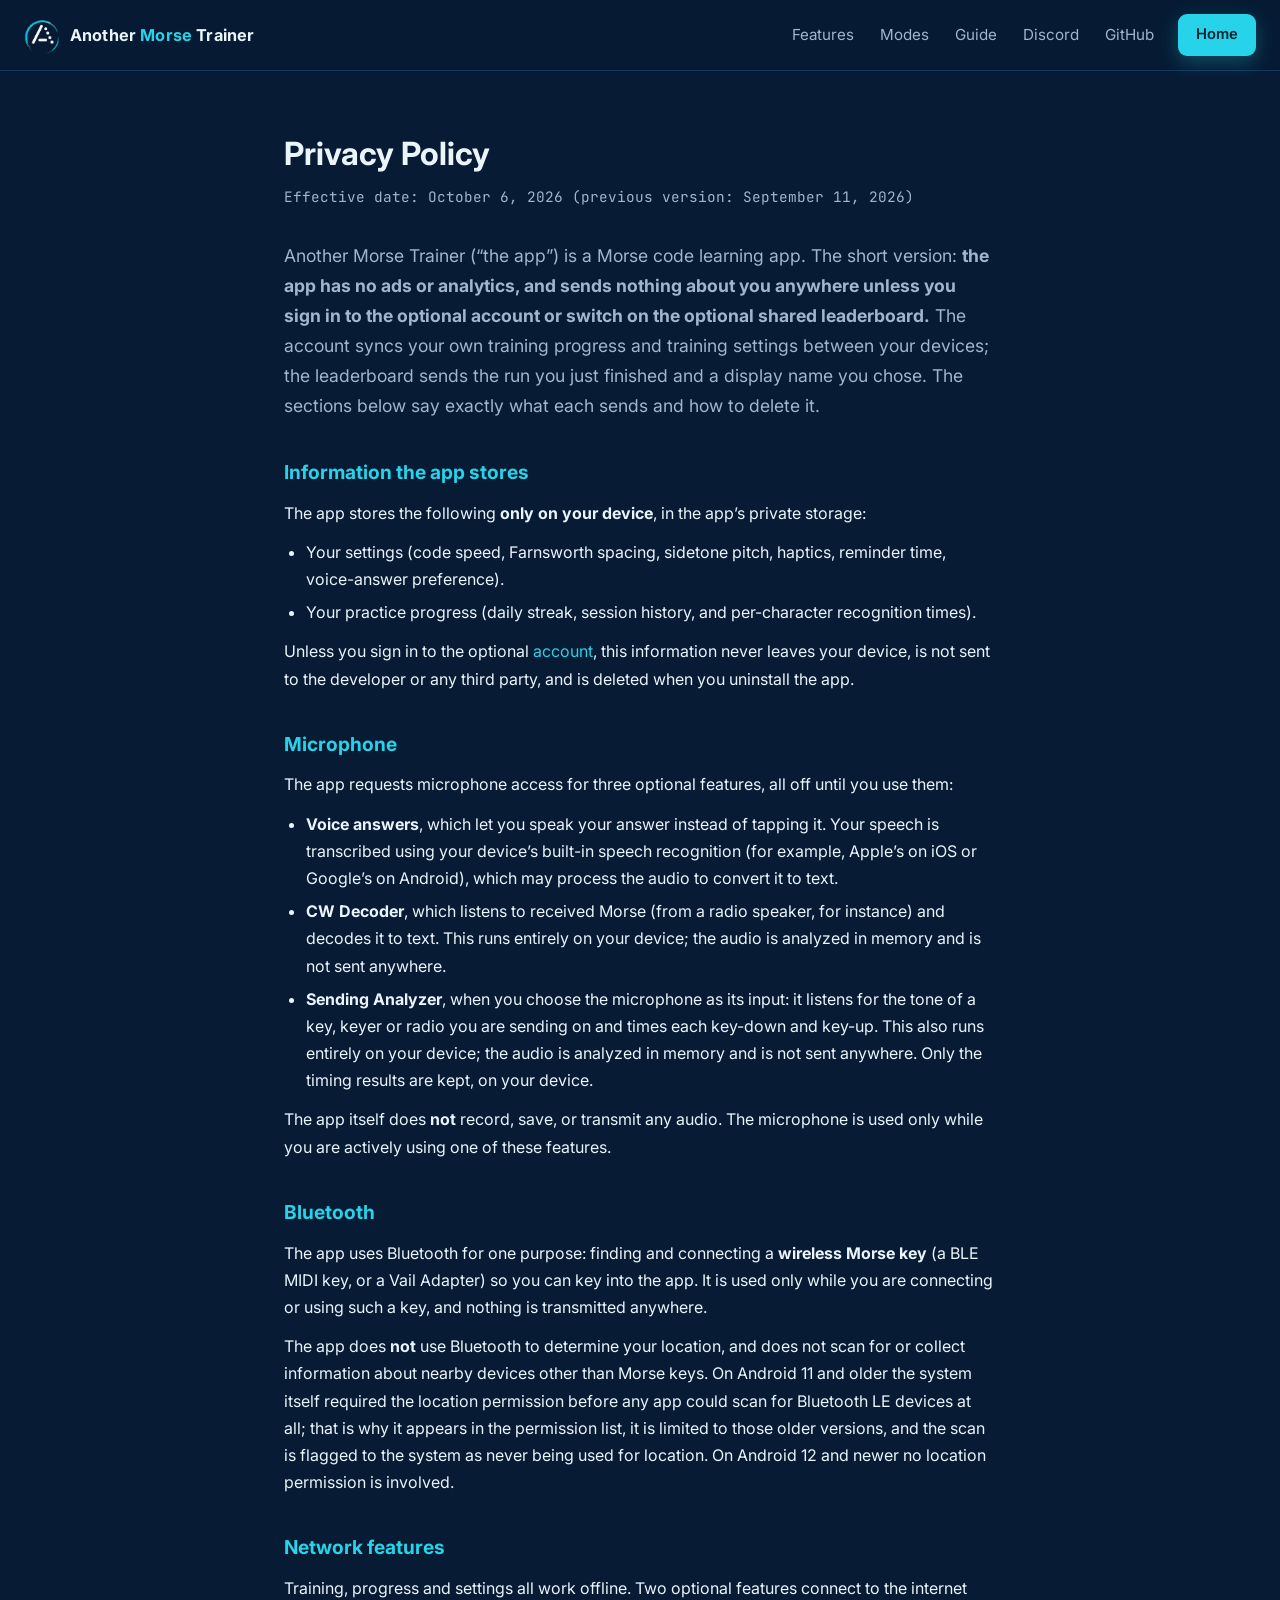
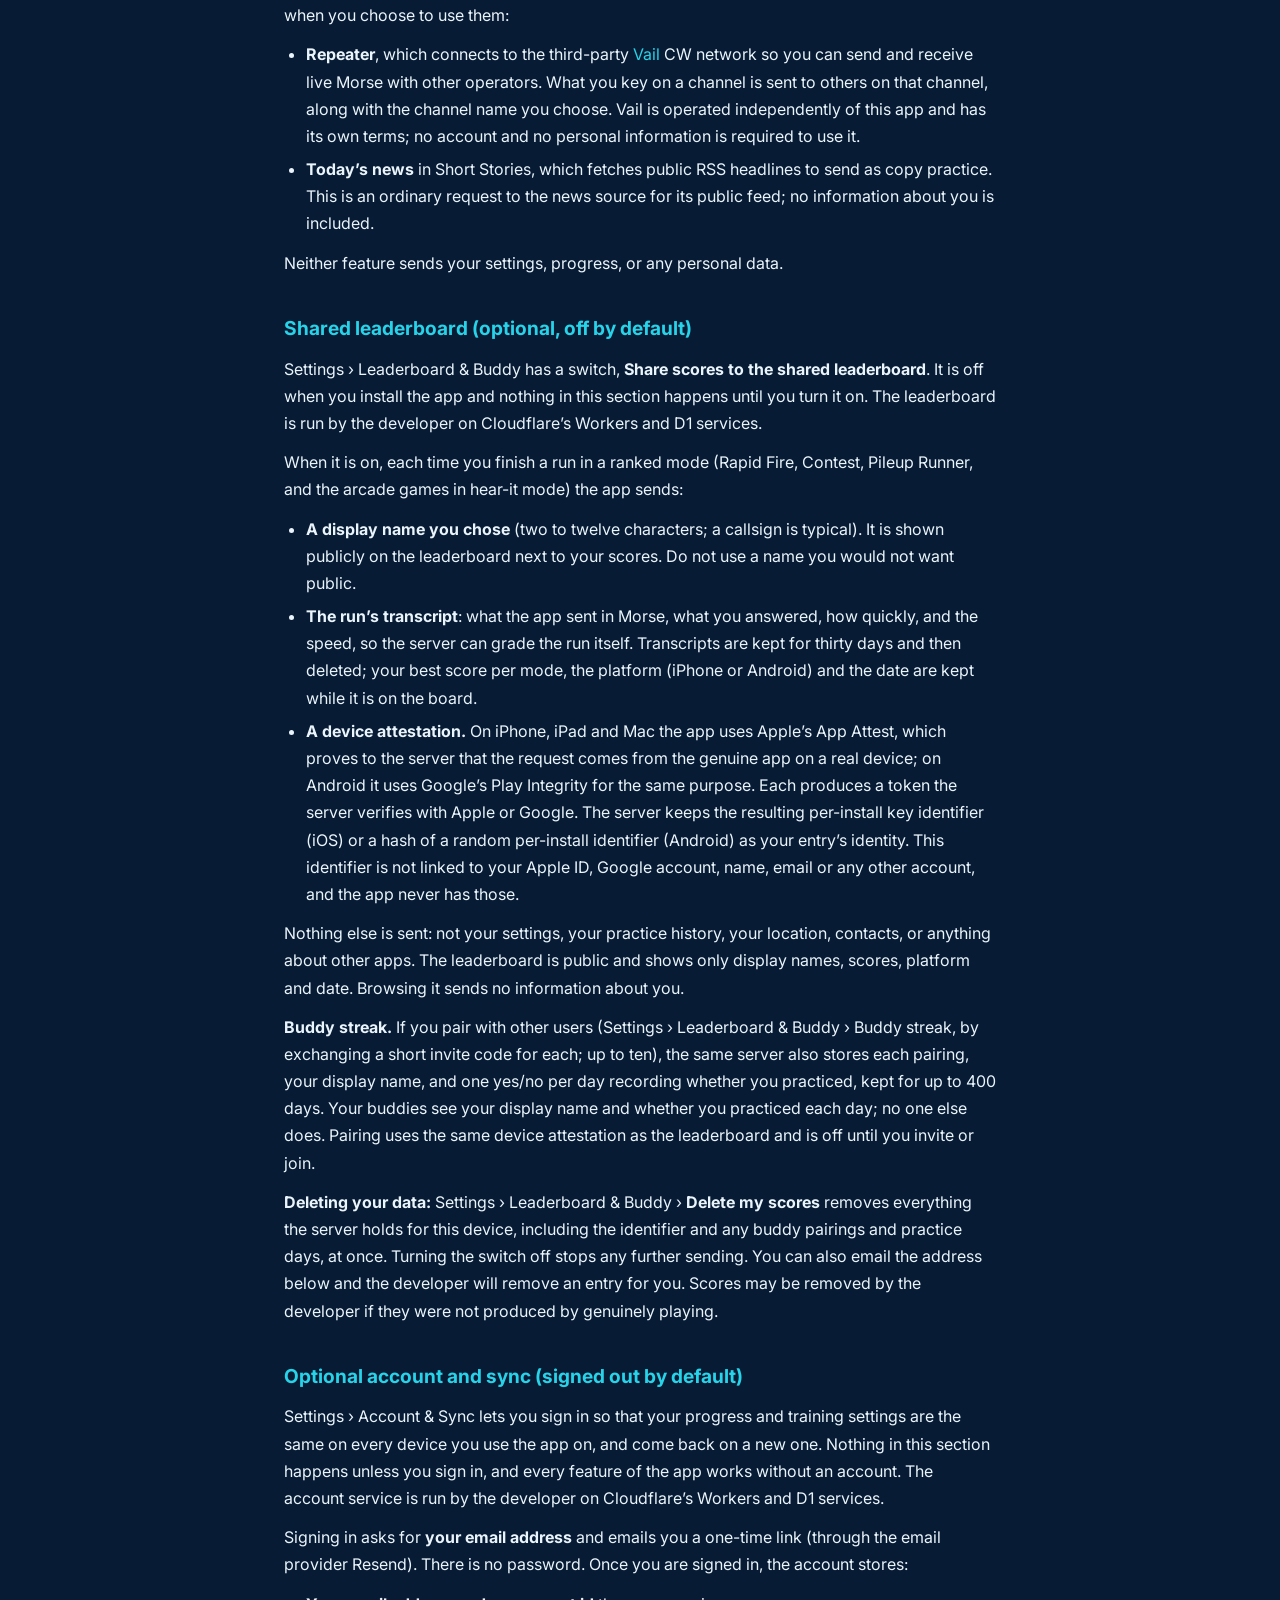
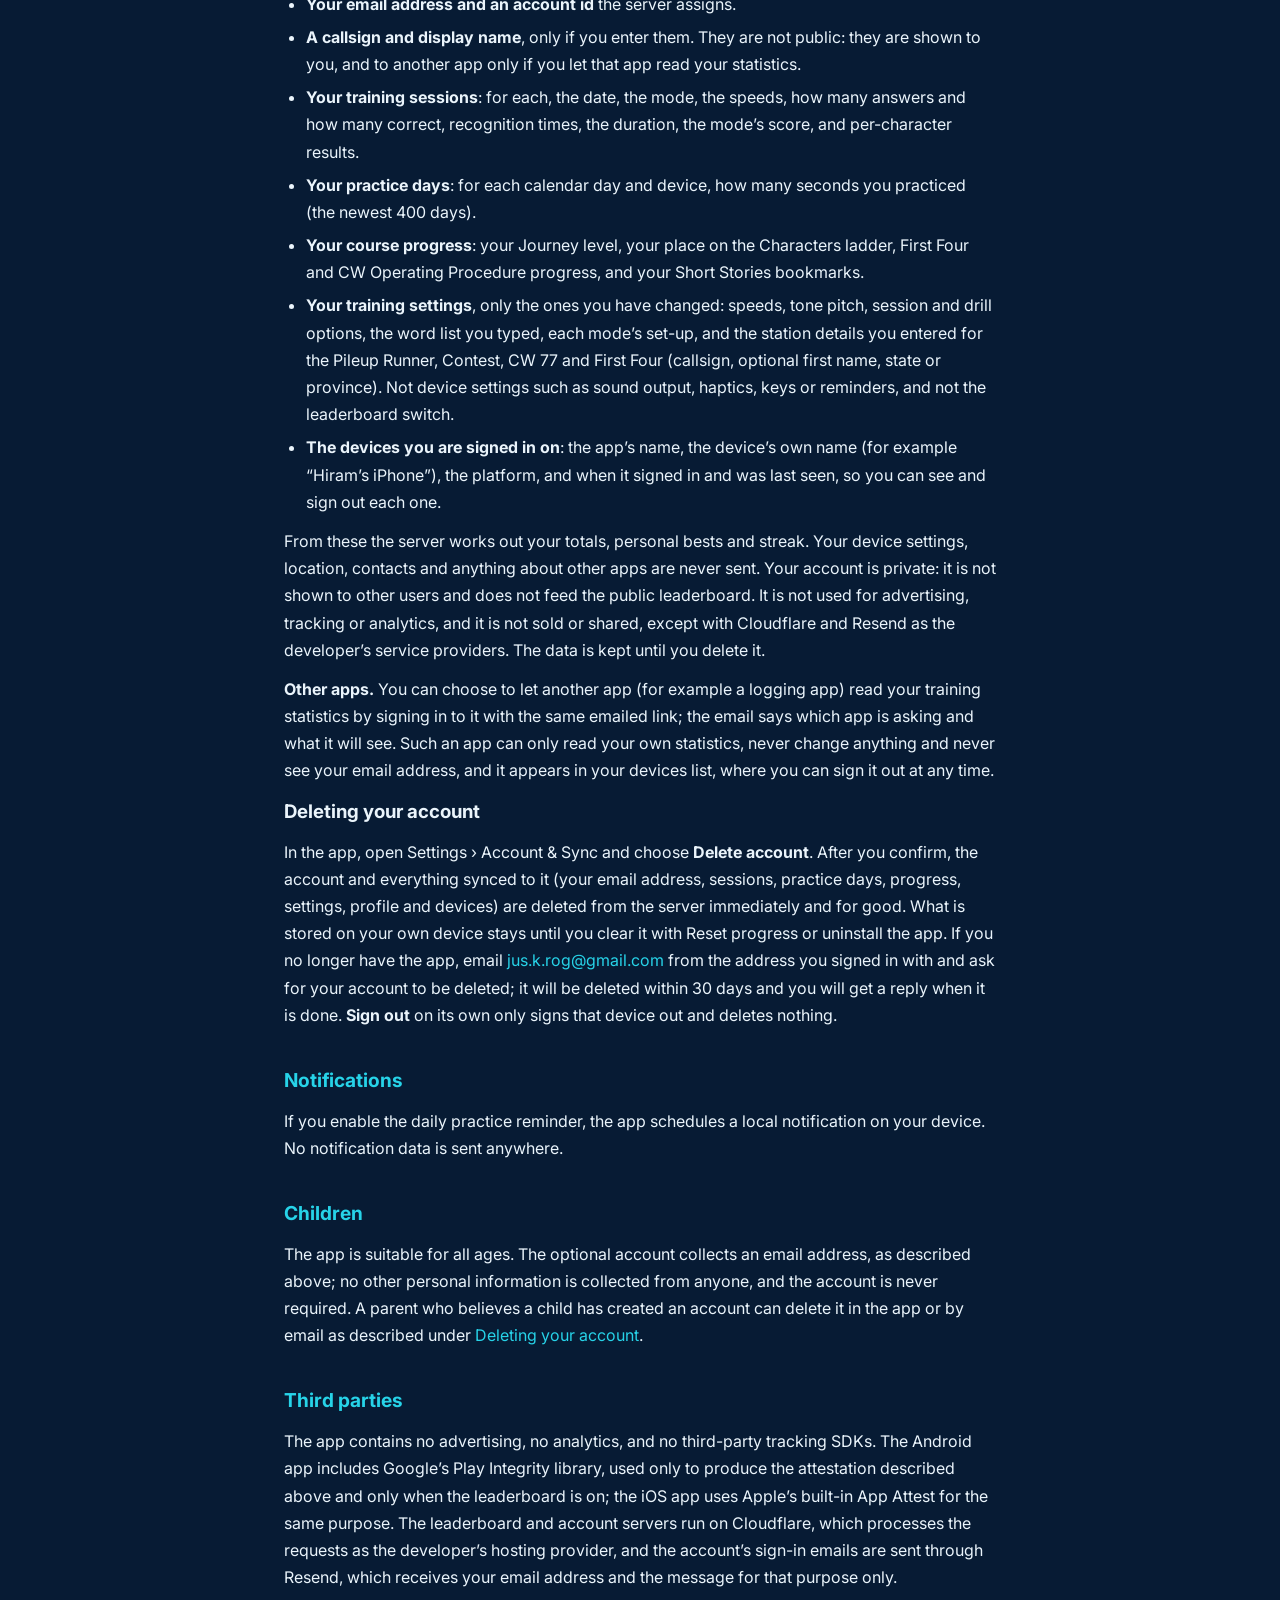
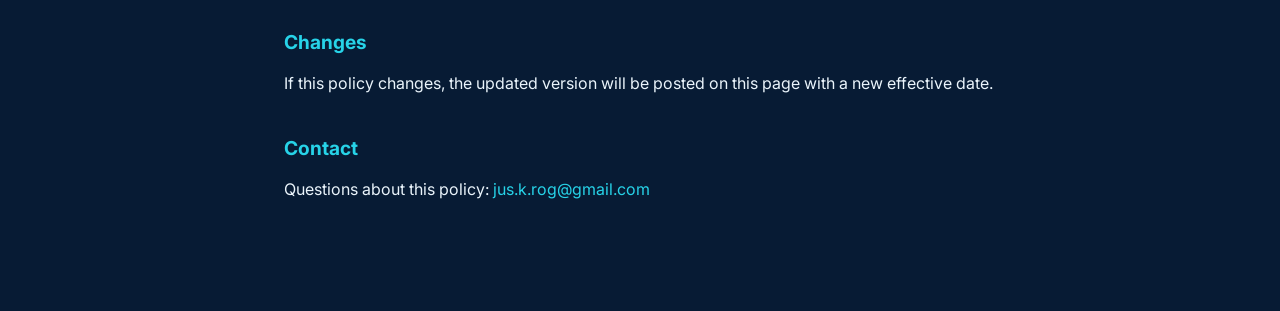
<file: privacy/index.html>
<!DOCTYPE html>
<html lang="en">
<head>
<meta charset="UTF-8">
<meta name="viewport" content="width=device-width, initial-scale=1.0">
<title>Privacy Policy: Another Morse Trainer</title>
<meta name="description" content="Privacy policy for the Another Morse Trainer app. No accounts, no ads, no tracking. Your data stays on your device unless you opt in to the shared leaderboard.">
<meta name="theme-color" content="#071B34">
<link rel="icon" href="../assets/icon.svg" type="image/svg+xml">
<link rel="preconnect" href="https://fonts.googleapis.com">
<link rel="preconnect" href="https://fonts.gstatic.com" crossorigin>
<link href="https://fonts.googleapis.com/css2?family=Inter:wght@400;500;600;700;800&family=JetBrains+Mono:wght@400;500;700&display=swap" rel="stylesheet">
<link rel="stylesheet" href="../styles.css">
<style>
  .legal{max-width:760px;margin:0 auto;padding:64px 24px 96px}
  .legal h1{font-size:2rem;line-height:1.2;margin-bottom:8px}
  .legal .date{color:var(--muted);font-family:"JetBrains Mono",monospace;font-size:.9rem;margin-bottom:32px}
  .legal h2{color:var(--teal);font-size:1.2rem;margin:36px 0 10px}
  .legal p,.legal li{color:var(--ink);line-height:1.7}
  .legal p{margin:12px 0}
  .legal ul{margin:12px 0;padding-left:22px}
  .legal li{margin:6px 0}
  .legal a{color:var(--teal)}
  .legal .lead{color:var(--muted);font-size:1.1rem}
</style>
</head>
<body>

<header class="nav">
  <a class="brand" href="/" aria-label="Another Morse Trainer home">
    <img class="brand-mark" src="../assets/mark.png" alt="">
    <span class="brand-text">Another <b>Morse</b> Trainer</span>
  </a>
  <nav class="nav-links">
    <a href="/#features">Features</a>
    <a href="/#modes">Modes</a>
    <a href="/guide/">Guide</a>
    <a href="https://discord.gg/qgyk3TPUd9" rel="noopener">Discord</a>
    <a href="https://github.com/N9HO/another-morse-trainer">GitHub</a>
  </nav>
  <a class="btn btn-primary btn-sm" href="/">Home</a>
</header>

<main>
<article class="legal">
  <h1>Privacy Policy</h1>
  <p class="date">Effective date: October 6, 2026 (previous version: September 11, 2026)</p>

  <p class="lead">Another Morse Trainer (“the app”) is a Morse code learning app.
  The short version: <strong>the app has no ads or analytics, and sends
  nothing about you anywhere unless you sign in to the optional account or
  switch on the optional shared leaderboard.</strong> The account syncs your
  own training progress and training settings between your devices; the leaderboard sends the run
  you just finished and a display name you chose. The sections below say
  exactly what each sends and how to delete it.</p>

  <h2>Information the app stores</h2>
  <p>The app stores the following <strong>only on your device</strong>, in the
  app’s private storage:</p>
  <ul>
    <li>Your settings (code speed, Farnsworth spacing, sidetone pitch, haptics,
        reminder time, voice-answer preference).</li>
    <li>Your practice progress (daily streak, session history, and per-character
        recognition times).</li>
  </ul>
  <p>Unless you sign in to the optional <a href="#account">account</a>, this
  information never leaves your device, is not sent to the developer or any
  third party, and is deleted when you uninstall the app.</p>

  <h2>Microphone</h2>
  <p>The app requests microphone access for three optional features, all off
  until you use them:</p>
  <ul>
    <li><strong>Voice answers</strong>, which let you speak your answer instead of tapping it.
        Your speech is transcribed using your device’s built-in speech
        recognition (for example, Apple’s on iOS or Google’s on Android), which
        may process the audio to convert it to text.</li>
    <li><strong>CW Decoder</strong>, which listens to received Morse (from a radio
        speaker, for instance) and decodes it to text. This runs entirely
        on your device; the audio is analyzed in memory and is not sent
        anywhere.</li>
    <li><strong>Sending Analyzer</strong>, when you choose the microphone as its
        input: it listens for the tone of a key, keyer or radio you are
        sending on and times each key-down and key-up. This also runs
        entirely on your device; the audio is analyzed in memory and is not
        sent anywhere. Only the timing results are kept, on your device.</li>
  </ul>
  <p>The app itself does <strong>not</strong> record, save, or transmit any
  audio. The microphone is used only while you are actively using one of these
  features.</p>

  <h2>Bluetooth</h2>
  <p>The app uses Bluetooth for one purpose: finding and connecting a
  <strong>wireless Morse key</strong> (a BLE MIDI key, or a Vail Adapter) so you
  can key into the app. It is used only while you are connecting or using such a
  key, and nothing is transmitted anywhere.</p>
  <p>The app does <strong>not</strong> use Bluetooth to determine your location,
  and does not scan for or collect information about nearby devices other than
  Morse keys. On Android 11 and older the system itself required the location
  permission before any app could scan for Bluetooth LE devices at all; that is
  why it appears in the permission list, it is limited to those older versions,
  and the scan is flagged to the system as never being used for location. On
  Android 12 and newer no location permission is involved.</p>

  <h2>Network features</h2>
  <p>Training, progress and settings all work offline. Two optional features
  connect to the internet when you choose to use them:</p>
  <ul>
    <li><strong>Repeater</strong>, which connects to the third-party
        <a href="https://vail.woozle.org">Vail</a> CW network so you can send and
        receive live Morse with other operators. What you key on a channel is
        sent to others on that channel, along with the channel name you choose.
        Vail is operated independently of this app and has its own terms; no
        account and no personal information is required to use it.</li>
    <li><strong>Today’s news</strong> in Short Stories, which fetches public RSS
        headlines to send as copy practice. This is an ordinary request to the
        news source for its public feed; no information about you is included.</li>
  </ul>
  <p>Neither feature sends your settings, progress, or any personal data.</p>

  <h2>Shared leaderboard (optional, off by default)</h2>
  <p>Settings › Leaderboard &amp; Buddy has a switch, <strong>Share scores to the shared leaderboard</strong>.
  It is off when you install the app and nothing in this section happens until
  you turn it on. The leaderboard is run by the developer on Cloudflare’s
  Workers and D1 services.</p>
  <p>When it is on, each time you finish a run in a ranked mode (Rapid Fire,
  Contest, Pileup Runner, and the arcade games in hear-it mode) the app sends:</p>
  <ul>
    <li><strong>A display name you chose</strong> (two to twelve characters; a
        callsign is typical). It is shown publicly on the leaderboard next to
        your scores. Do not use a name you would not want public.</li>
    <li><strong>The run’s transcript</strong>: what the app sent in Morse, what you
        answered, how quickly, and the speed, so the server can grade the run
        itself. Transcripts are kept for thirty days and then deleted; your best
        score per mode, the platform (iPhone or Android) and the date are kept
        while it is on the board.</li>
    <li><strong>A device attestation.</strong> On iPhone, iPad and Mac the app uses
        Apple’s App Attest, which proves to the server that the request comes from
        the genuine app on a real device; on Android it uses Google’s Play
        Integrity for the same purpose. Each produces a token the server verifies
        with Apple or Google. The server keeps the resulting per-install key
        identifier (iOS) or a hash of a random per-install identifier (Android)
        as your entry’s identity. This identifier is not linked to your Apple ID,
        Google account, name, email or any other account, and the app never has
        those.</li>
  </ul>
  <p>Nothing else is sent: not your settings, your practice history, your
  location, contacts, or anything about other apps. The leaderboard is public
  and shows only display names, scores, platform and date. Browsing it sends no
  information about you.</p>
  <p><strong>Buddy streak.</strong> If you pair with other users (Settings ›
  Leaderboard &amp; Buddy › Buddy streak, by exchanging a short invite code for
  each; up to ten), the same server also stores each pairing, your display name,
  and one yes/no per day recording whether you practiced, kept for up to 400
  days. Your buddies see your display name and whether you practiced each day;
  no one else does. Pairing uses the same device
  attestation as the leaderboard and is off until you invite or join.</p>
  <p><strong>Deleting your data:</strong> Settings › Leaderboard &amp; Buddy › <strong>Delete my
  scores</strong> removes everything the server holds for this device, including
  the identifier and any buddy pairings and practice days, at once. Turning the switch off stops any further sending.
  You can also email the address below and the developer will remove an entry
  for you. Scores may be removed by the developer if they were not produced by
  genuinely playing.</p>

  <h2 id="account">Optional account and sync (signed out by default)</h2>
  <p>Settings › Account &amp; Sync lets you sign in so that your progress and
  training settings are the same on every device you use the app on, and come
  back on a new one.
  Nothing in this section happens unless you sign in, and every feature of
  the app works without an account. The account service is run by the
  developer on Cloudflare’s Workers and D1 services.</p>
  <p>Signing in asks for <strong>your email address</strong> and emails you a
  one-time link (through the email provider Resend). There is no password.
  Once you are signed in, the account stores:</p>
  <ul>
    <li><strong>Your email address and an account id</strong> the server
        assigns.</li>
    <li><strong>A callsign and display name</strong>, only if you enter them.
        They are not public: they are shown to you, and to another app only if
        you let that app read your statistics.</li>
    <li><strong>Your training sessions</strong>: for each, the date, the mode,
        the speeds, how many answers and how many correct, recognition times,
        the duration, the mode’s score, and per-character results.</li>
    <li><strong>Your practice days</strong>: for each calendar day and device,
        how many seconds you practiced (the newest 400 days).</li>
    <li><strong>Your course progress</strong>: your Journey level, your place on
        the Characters ladder, First Four and CW Operating Procedure progress,
        and your Short Stories bookmarks.</li>
    <li><strong>Your training settings</strong>, only the ones you have changed:
        speeds, tone pitch, session and drill options, the word list you typed,
        each mode’s set-up, and the station details you entered for the Pileup
        Runner, Contest, CW 77 and First Four (callsign, optional first name,
        state or province). Not device settings such as sound output, haptics,
        keys or reminders, and not the leaderboard switch.</li>
    <li><strong>The devices you are signed in on</strong>: the app’s name, the
        device’s own name (for example “Hiram’s iPhone”), the platform, and when
        it signed in and was last seen, so you can see and sign out each one.</li>
  </ul>
  <p>From these the server works out your totals, personal bests and streak.
  Your device settings, location, contacts and anything about other apps are
  never sent. Your account is private: it is not shown to other users and does not
  feed the public leaderboard. It is not used for advertising, tracking or
  analytics, and it is not sold or shared, except with Cloudflare and Resend
  as the developer’s service providers. The data is kept until you delete it.</p>
  <p><strong>Other apps.</strong> You can choose to let another app (for
  example a logging app) read your training statistics by signing in to it
  with the same emailed link; the email says which app is asking and what it
  will see. Such an app can only read your own statistics, never change
  anything and never see your email address, and it appears in your devices
  list, where you can sign it out at any time.</p>
  <h3 id="delete-account">Deleting your account</h3>
  <p>In the app, open Settings › Account &amp; Sync and choose <strong>Delete
  account</strong>. After you confirm, the account and everything synced to it
  (your email address, sessions, practice days, progress, settings, profile
  and devices)
  are deleted from the server immediately and for good. What is stored on your
  own device stays until you clear it with Reset progress or uninstall the
  app. If you no longer have the app, email
  <a href="mailto:jus.k.rog@gmail.com">jus.k.rog@gmail.com</a> from the
  address you signed in with and ask for your account to be deleted; it will
  be deleted within 30 days and you will get a reply when it is done.
  <strong>Sign out</strong> on its own only signs that device out and deletes
  nothing.</p>
  <h2>Notifications</h2>
  <p>If you enable the daily practice reminder, the app schedules a local
  notification on your device. No notification data is sent anywhere.</p>

  <h2>Children</h2>
  <p>The app is suitable for all ages. The optional account collects an email
  address, as described above; no other personal information is collected
  from anyone, and the account is never required. A parent who believes a
  child has created an account can delete it in the app or by email as
  described under <a href="#delete-account">Deleting your account</a>.</p>

  <h2>Third parties</h2>
  <p>The app contains no advertising, no analytics, and no third-party tracking
  SDKs. The Android app includes Google’s Play Integrity library, used only to
  produce the attestation described above and only when the leaderboard is on;
  the iOS app uses Apple’s built-in App Attest for the same purpose. The
  leaderboard and account servers run on Cloudflare, which processes the
  requests as the developer’s hosting provider, and the account’s sign-in
  emails are sent through Resend, which receives your email address and the
  message for that purpose only.</p>

  <h2>Changes</h2>
  <p>If this policy changes, the updated version will be posted on this page with
  a new effective date.</p>

  <h2>Contact</h2>
  <p>Questions about this policy: <a href="mailto:jus.k.rog@gmail.com">jus.k.rog@gmail.com</a></p>
</article>
</main>

</body>
</html>
</file>
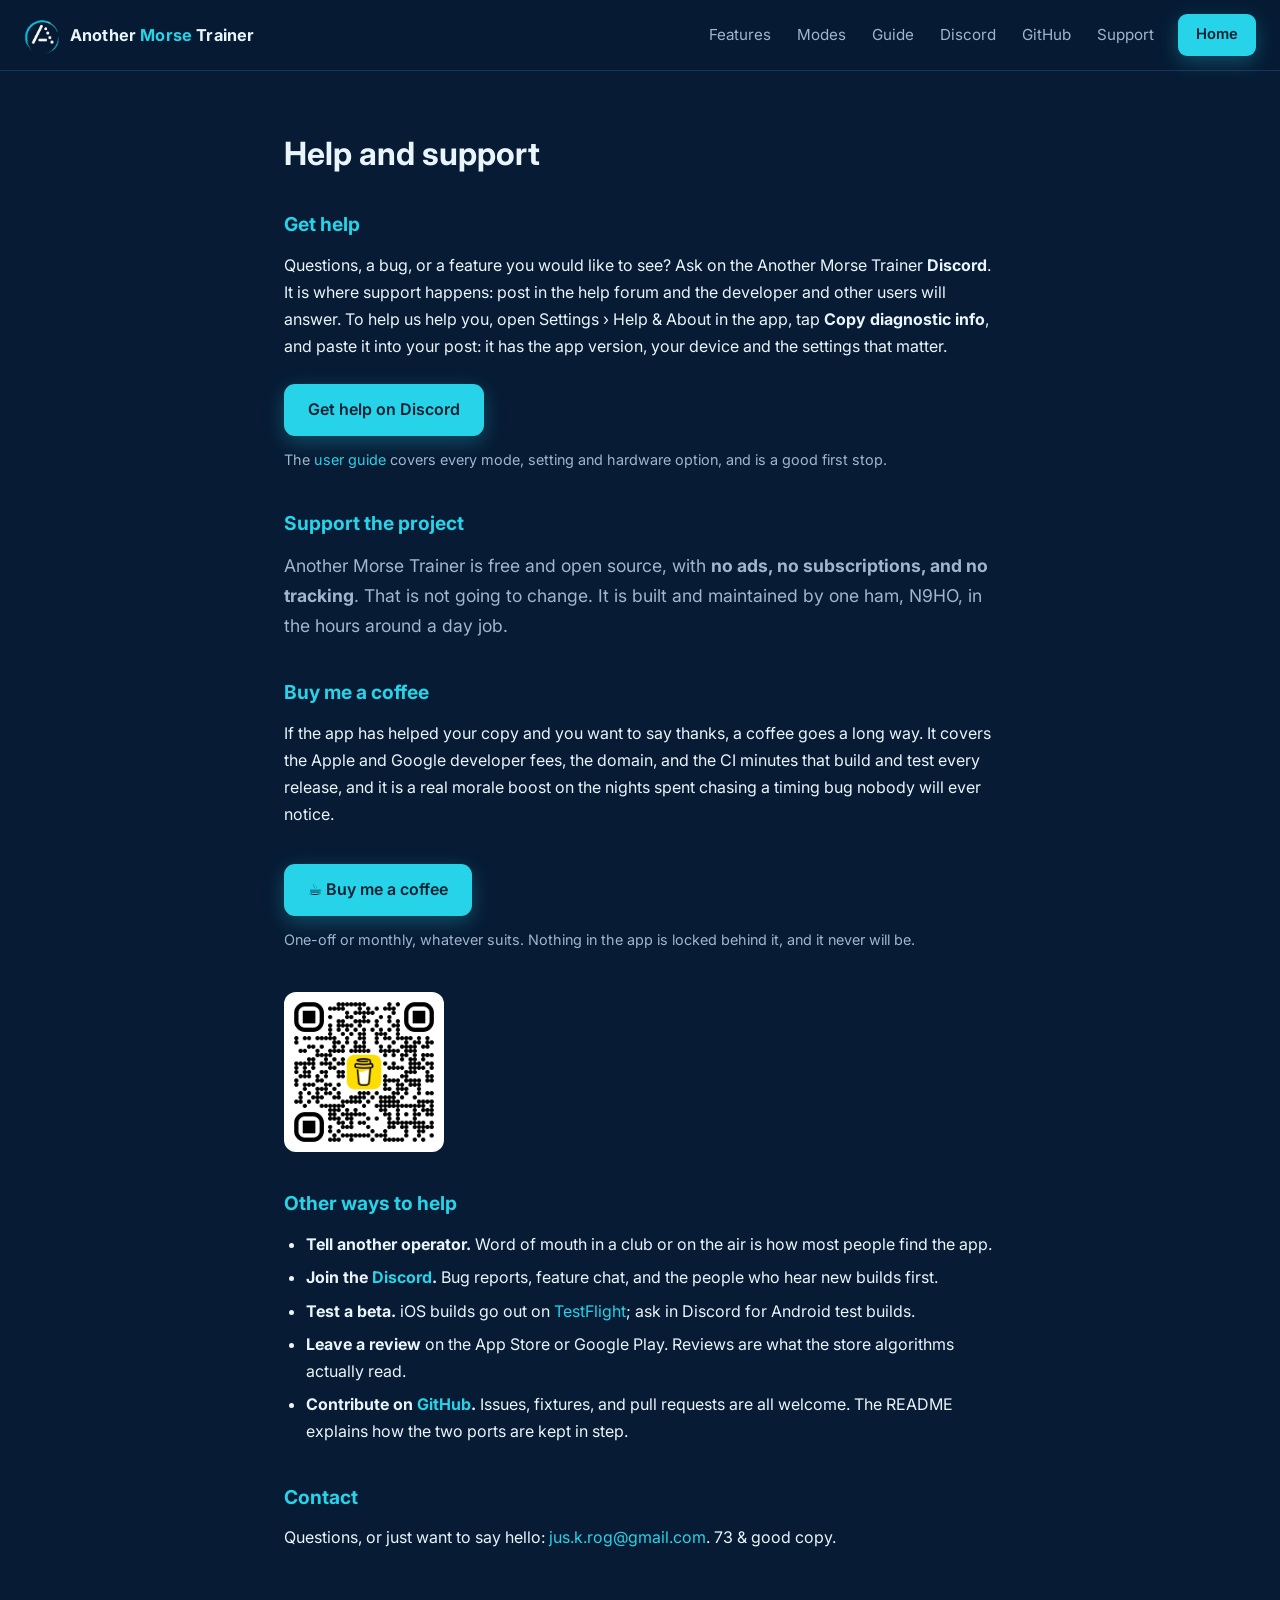
<file: support/index.html>
<!DOCTYPE html>
<html lang="en">
<head>
<meta charset="UTF-8">
<meta name="viewport" content="width=device-width, initial-scale=1.0">
<title>Support: Another Morse Trainer</title>
<meta name="description" content="Get help with Another Morse Trainer on the Discord. The app is free and open source with no ads or subscriptions; here is how to support it: buy the developer a coffee, join the Discord, test a beta, or contribute on GitHub.">
<meta name="theme-color" content="#071B34">
<link rel="icon" href="../assets/icon.svg" type="image/svg+xml">
<meta property="og:title" content="Support Another Morse Trainer">
<meta property="og:description" content="Free, open source, no ads. If the app has helped your copy, here is how to give back.">
<meta property="og:type" content="website">
<link rel="preconnect" href="https://fonts.googleapis.com">
<link rel="preconnect" href="https://fonts.gstatic.com" crossorigin>
<link href="https://fonts.googleapis.com/css2?family=Inter:wght@400;500;600;700;800&family=JetBrains+Mono:wght@400;500;700&display=swap" rel="stylesheet">
<link rel="stylesheet" href="../styles.css">
<style>
  .legal{max-width:760px;margin:0 auto;padding:64px 24px 96px}
  .legal h1{font-size:2rem;line-height:1.2;margin-bottom:8px}
  .legal h2{color:var(--teal);font-size:1.2rem;margin:36px 0 10px}
  .legal p,.legal li{color:var(--ink);line-height:1.7}
  .legal p{margin:12px 0}
  .legal ul{margin:12px 0;padding-left:22px}
  .legal li{margin:6px 0}
  .legal a{color:var(--teal)}
  .legal .lead{color:var(--muted);font-size:1.1rem}
  .legal .hero-actions{margin-top:24px}
  .legal .btn{text-decoration:none}
  .legal .btn-primary{color:#042233}
  .legal .fine{color:var(--muted);font-size:.9rem}
  .coffee{display:flex;align-items:center;justify-content:space-between;gap:28px;flex-wrap:wrap;margin-top:8px}
  .coffee-qr img{display:block;border-radius:12px;background:#fff;padding:6px}
</style>
</head>
<body>

<header class="nav">
  <a class="brand" href="/" aria-label="Another Morse Trainer home">
    <img class="brand-mark" src="../assets/mark.png" alt="">
    <span class="brand-text">Another <b>Morse</b> Trainer</span>
  </a>
  <nav class="nav-links">
    <a href="/#features">Features</a>
    <a href="/#modes">Modes</a>
    <a href="/guide/">Guide</a>
    <a href="https://discord.gg/qgyk3TPUd9" rel="noopener">Discord</a>
    <a href="https://github.com/N9HO/another-morse-trainer">GitHub</a>
    <a href="/support/">Support</a>
  </nav>
  <a class="btn btn-primary btn-sm" href="/">Home</a>
</header>

<main>
<article class="legal">
  <h1>Help and support</h1>

  <h2 id="help">Get help</h2>
  <p>Questions, a bug, or a feature you would like to see? Ask on the
  Another Morse Trainer <strong>Discord</strong>. It is where support happens:
  post in the help forum and the developer and other users will answer. To
  help us help you, open Settings › Help &amp; About in the app, tap <strong>Copy diagnostic
  info</strong>, and paste it into your post: it has the app version, your
  device and the settings that matter.</p>
  <div class="hero-actions">
    <a class="btn btn-primary" href="https://discord.gg/qgyk3TPUd9" rel="noopener">Get help on Discord</a>
  </div>
  <p class="fine">The <a href="/guide/">user guide</a> covers every mode,
  setting and hardware option, and is a good first stop.</p>

  <h2>Support the project</h2>

  <p class="lead">Another Morse Trainer is free and open source, with
  <strong>no ads, no subscriptions, and no tracking</strong>. That is not going
  to change. It is built and maintained by one ham, N9HO, in the hours around a
  day job.</p>

  <h2>Buy me a coffee</h2>
  <p>If the app has helped your copy and you want to say thanks, a coffee goes a
  long way. It covers the Apple and Google developer fees, the domain, and the
  CI minutes that build and test every release, and it is a real morale boost on
  the nights spent chasing a timing bug nobody will ever notice.</p>
  <div class="coffee">
    <div>
      <div class="hero-actions">
        <a class="btn btn-primary" href="https://buymeacoffee.com/n9ho">&#9749; Buy me a coffee</a>
      </div>
      <p class="fine">One-off or monthly, whatever suits. Nothing in the app is
      locked behind it, and it never will be.</p>
    </div>
    <a class="coffee-qr" href="https://buymeacoffee.com/n9ho" aria-label="Buy me a coffee QR code">
      <img src="../assets/bmc-qr.png" alt="QR code linking to buymeacoffee.com/n9ho" width="160" height="160">
    </a>
  </div>

  <h2>Other ways to help</h2>
  <ul>
    <li><strong>Tell another operator.</strong> Word of mouth in a club or on the
        air is how most people find the app.</li>
    <li><strong>Join the <a href="https://discord.gg/qgyk3TPUd9">Discord</a>.</strong>
        Bug reports, feature chat, and the people who hear new builds first.</li>
    <li><strong>Test a beta.</strong> iOS builds go out on
        <a href="https://testflight.apple.com/join/ZwXF88Gh">TestFlight</a>;
        ask in Discord for Android test builds.</li>
    <li><strong>Leave a review</strong> on the App Store or Google Play. Reviews
        are what the store algorithms actually read.</li>
    <li><strong>Contribute on <a href="https://github.com/N9HO/another-morse-trainer">GitHub</a>.</strong>
        Issues, fixtures, and pull requests are all welcome. The README explains
        how the two ports are kept in step.</li>
  </ul>

  <h2>Contact</h2>
  <p>Questions, or just want to say hello:
  <a href="mailto:jus.k.rog@gmail.com">jus.k.rog@gmail.com</a>. 73 &amp; good copy.</p>
</article>
</main>

<script data-name="BMC-Widget" data-cfasync="false" src="https://cdnjs.buymeacoffee.com/1.0.0/widget.prod.min.js" data-id="n9ho" data-description="Support me on Buy me a coffee!" data-message="Thanks for your support. Donations go to offset development and app store costs." data-color="#5F7FFF" data-position="Right" data-x_margin="18" data-y_margin="18"></script>
</body>
</html>
</file>
<file: styles.css>
:root{
  --navy:#071B34;
  --navy-card:#0C2748;
  --navy-line:#16365E;
  --ink:#EAF4FB;
  --muted:#9FB6CC;
  --teal:#27D3E8;
  --green:#34D399;
  --amber:#F59E0B;
}
*{box-sizing:border-box;margin:0;padding:0}
html{scroll-behavior:smooth}
body{
  background:var(--navy);
  color:var(--ink);
  font-family:"Inter",system-ui,-apple-system,sans-serif;
  line-height:1.6;
  -webkit-font-smoothing:antialiased;
  overflow-x:hidden;
}
a{color:inherit;text-decoration:none}
.accent{color:var(--teal)}
.morse{font-family:"JetBrains Mono",monospace;color:var(--teal);letter-spacing:.15em}

/* layout */
.section{max-width:1080px;margin:0 auto;padding:88px 24px}
.section-title{font-size:clamp(1.8rem,4vw,2.6rem);font-weight:800;letter-spacing:-.02em;line-height:1.1}
.section-sub{color:var(--muted);font-size:1.08rem;max-width:60ch;margin-top:14px}
.section-sub.center{margin-left:auto;margin-right:auto;text-align:center}

/* nav */
.nav{
  position:sticky;top:0;z-index:50;
  display:flex;align-items:center;gap:24px;
  padding:14px 24px;
  background:rgba(7,27,52,.78);
  backdrop-filter:blur(12px);
  border-bottom:1px solid var(--navy-line);
}
.brand{display:flex;align-items:center;gap:11px;font-weight:700}
.brand-mark{height:38px;width:auto;display:block}
.brand-text{font-size:1.02rem;letter-spacing:.01em}
.brand-text b{color:var(--teal);font-weight:700}
.nav-links{display:flex;gap:26px;margin-left:auto;font-size:.95rem;color:var(--muted)}
.nav-links a:hover{color:var(--white)}

/* buttons */
.btn{
  display:inline-flex;align-items:center;justify-content:center;
  font-weight:600;font-size:1rem;
  padding:13px 24px;border-radius:11px;
  transition:transform .12s ease,box-shadow .2s ease,background .2s ease;
  white-space:nowrap;
}
.btn-sm{padding:9px 18px;font-size:.92rem;border-radius:9px}
.btn-primary{background:var(--teal);color:#042233;box-shadow:0 6px 20px rgba(39,211,232,.28)}
.btn-primary:hover{transform:translateY(-2px);box-shadow:0 10px 28px rgba(39,211,232,.4)}
.btn-ghost{border:1.5px solid var(--navy-line);color:var(--ink)}
.btn-ghost:hover{border-color:var(--teal);color:var(--teal)}

/* hero */
.hero{
  max-width:1080px;margin:0 auto;
  padding:80px 24px 60px;
  display:grid;grid-template-columns:1.15fr .85fr;gap:48px;align-items:center;
}
.eyebrow{font-size:.9rem;color:var(--muted);font-weight:500;letter-spacing:.04em;margin-bottom:18px}
.hero h1{font-size:clamp(2.4rem,6vw,4rem);font-weight:800;letter-spacing:-.03em;line-height:1.04}
.lede{color:var(--muted);font-size:1.15rem;margin-top:22px;max-width:48ch}
.hero-actions{display:flex;gap:14px;margin-top:32px;flex-wrap:wrap}
.hero-actions.center{justify-content:center}
.tagline{margin-top:30px;font-family:"JetBrains Mono",monospace;font-size:1.05rem;color:var(--muted)}

.hero-art{position:relative;display:flex;flex-direction:column;align-items:center;gap:28px}
.hero-mark{width:min(320px,80%);height:auto;display:block;filter:drop-shadow(0 12px 40px rgba(39,211,232,.25))}
.waveform{display:flex;align-items:center;gap:5px;height:48px}
.waveform span{
  width:5px;border-radius:3px;background:var(--teal);opacity:.85;
  animation:wave 1.1s ease-in-out infinite;
}
.waveform span:nth-child(odd){animation-duration:1.4s}
.waveform span:nth-child(3n){animation-duration:.9s;background:var(--green)}
.waveform span:nth-child(1){height:14px;animation-delay:-.2s}
.waveform span:nth-child(2){height:28px;animation-delay:-.5s}
.waveform span:nth-child(3){height:40px;animation-delay:-.1s}
.waveform span:nth-child(4){height:22px;animation-delay:-.7s}
.waveform span:nth-child(5){height:34px;animation-delay:-.3s}
.waveform span:nth-child(6){height:18px;animation-delay:-.9s}
.waveform span:nth-child(7){height:44px;animation-delay:-.15s}
.waveform span:nth-child(8){height:26px;animation-delay:-.6s}
.waveform span:nth-child(9){height:38px;animation-delay:-.4s}
.waveform span:nth-child(10){height:16px;animation-delay:-.8s}
.waveform span:nth-child(11){height:30px;animation-delay:-.25s}
.waveform span:nth-child(12){height:42px;animation-delay:-.55s}
.waveform span:nth-child(13){height:20px;animation-delay:-.35s}
.waveform span:nth-child(14){height:36px;animation-delay:-.75s}
.waveform span:nth-child(15){height:24px;animation-delay:-.1s}
.waveform span:nth-child(16){height:40px;animation-delay:-.5s}
.waveform span:nth-child(17){height:14px;animation-delay:-.65s}
.waveform span:nth-child(18){height:32px;animation-delay:-.2s}
@keyframes wave{0%,100%{transform:scaleY(.4)}50%{transform:scaleY(1)}}

/* cards / grids */
.grid{display:grid;gap:18px;margin-top:42px}
.features{grid-template-columns:repeat(3,1fr)}
.card{
  background:var(--navy-card);
  border:1px solid var(--navy-line);
  border-radius:16px;padding:26px;
  transition:transform .15s ease,border-color .2s ease;
}
.card:hover{transform:translateY(-4px);border-color:var(--teal)}
.card-icon{
  font-size:1.4rem;width:50px;height:50px;border-radius:12px;
  display:flex;align-items:center;justify-content:center;
  background:rgba(39,211,232,.12);color:var(--teal);
  font-family:"JetBrains Mono",monospace;margin-bottom:16px;
}
.card-icon svg{width:25px;height:25px}
.card h3{font-size:1.15rem;margin-bottom:8px}
.card p{color:var(--muted);font-size:.98rem}

/* why */
.why{padding-top:0}
.why-inner{
  max-width:64ch;margin:0 auto;
  padding:40px 36px;
  background:var(--navy-card);
  border:1px solid var(--navy-line);
  border-radius:20px;
}
.why-kicker{font-family:"JetBrains Mono",monospace;color:var(--teal);font-size:.82rem;letter-spacing:.14em;text-transform:uppercase;margin-bottom:10px}
.why-lead{font-size:1.3rem;font-weight:700;letter-spacing:-.01em;margin:22px 0 14px}
.why-inner p{color:var(--muted);font-size:1.05rem}
.why-inner p+p{margin-top:14px}
.why-inner .why-lead{color:var(--ink)}
.why-sign{color:var(--ink) !important;font-weight:600;margin-top:22px !important}
.why-sign .morse{letter-spacing:.08em}
@media(max-width:600px){
  .why-inner{padding:28px 20px;border-radius:16px}
}

/* showcase */
.showcase{display:grid;grid-template-columns:1fr 1fr;gap:48px;align-items:center}
.checklist{list-style:none;margin-top:24px;display:flex;flex-direction:column;gap:12px}
.checklist li{position:relative;padding-left:30px;color:var(--ink)}
.checklist li::before{
  content:"\2713";position:absolute;left:0;top:0;
  color:var(--green);font-weight:700;
  background:rgba(52,211,153,.14);width:22px;height:22px;border-radius:6px;
  display:flex;align-items:center;justify-content:center;font-size:.8rem;
}
.showcase-ui{display:flex;gap:18px;justify-content:center}
.ui-card{background:var(--navy-card);border:1px solid var(--navy-line);border-radius:18px;padding:18px}
.lesson-list{min-width:210px}
.lesson-row{
  display:grid;grid-template-columns:1fr 1.4fr auto;align-items:center;gap:10px;
  padding:9px 12px;border-radius:10px;font-family:"JetBrains Mono",monospace;
}
.lesson-row .ch{font-weight:700;color:var(--white)}
.lesson-row .mc{color:var(--teal);letter-spacing:.1em}
.lesson-row .done{color:var(--green)}
.lesson-row .now{color:var(--teal)}
.lesson-row .lock{opacity:.5}
.lesson-row.active{background:rgba(39,211,232,.1)}
.lesson-row.locked{opacity:.55}
.current-char{display:flex;flex-direction:column;align-items:center;justify-content:center;min-width:190px;gap:6px}
.big-char{font-size:5rem;font-weight:800;line-height:1;color:var(--white)}
.big-morse{font-family:"JetBrains Mono",monospace;color:var(--teal);font-size:1.6rem;letter-spacing:.2em}
.wpm-row{display:flex;align-items:center;gap:10px;margin-top:18px;font-size:.82rem;color:var(--muted);font-family:"JetBrains Mono",monospace}
.bars{display:flex;gap:3px}
.bars i{width:9px;height:14px;border-radius:2px;background:var(--teal)}
.bars i.off{background:var(--navy-line)}
.progress-count{font-family:"JetBrains Mono",monospace;color:var(--muted);font-size:.9rem;margin-top:8px}

/* modes */
.modes{grid-template-columns:repeat(3,1fr)}
.mode{
  display:flex;gap:14px;align-items:flex-start;
  background:var(--navy-card);border:1px solid var(--navy-line);
  border-radius:14px;padding:18px 20px;
}
.mode:hover{border-color:var(--teal)}
.mode-mc{
  font-family:"JetBrains Mono",monospace;color:var(--teal);
  font-size:1rem;letter-spacing:.1em;min-width:46px;
  padding-top:3px;flex-shrink:0;
}
.mode h4{font-size:1.05rem;margin-bottom:3px}
.mode p{color:var(--muted);font-size:.92rem;line-height:1.5}

/* about */
.about{text-align:center;display:flex;flex-direction:column;align-items:center}
.about-mark{height:104px;width:auto;margin-bottom:24px;filter:drop-shadow(0 8px 26px rgba(39,211,232,.22))}
.about .section-sub{font-size:1.12rem;margin-bottom:8px}
.about .hero-actions{margin-top:28px}
.about .about-support{font-size:.98rem;margin:22px auto 0}
.about-support a{color:var(--teal)}
.about-support a:hover{text-decoration:underline}

/* footer */
.footer{
  border-top:1px solid var(--navy-line);
  background:#050F1F;
  padding:48px 24px;
  display:flex;flex-direction:column;align-items:center;gap:18px;text-align:center;
}
.footer-brand{display:flex;flex-direction:column;align-items:center;gap:12px}
.footer-logo{height:96px;width:auto;display:block}
.footer-tag{font-family:"JetBrains Mono",monospace;color:var(--muted);font-size:.9rem}
.badges{display:flex;gap:10px;flex-wrap:wrap;justify-content:center}
.badge{
  display:inline-flex;font-family:"JetBrains Mono",monospace;font-size:.78rem;
  border-radius:6px;overflow:hidden;border:1px solid var(--navy-line);
}
.badge i{background:#0C2342;color:var(--muted);padding:4px 9px;font-style:normal}
.badge b{padding:4px 9px;color:#06121F;font-weight:700}
.badge .green{background:var(--green)}
.badge .amber{background:var(--amber)}
.badge .teal{background:var(--teal)}
.footer-repo a{font-family:"JetBrains Mono",monospace;color:var(--teal);font-size:.92rem}
.footer-repo a:hover{text-decoration:underline}
.footer-fine{color:var(--muted);font-size:.85rem}

/* responsive */
@media(max-width:860px){
  .hero{grid-template-columns:1fr;text-align:center;padding-top:56px}
  .hero-actions,.eyebrow{justify-content:center}
  .lede{margin-left:auto;margin-right:auto}
  .hero-art{order:-1}
  .features,.modes{grid-template-columns:1fr 1fr}
  .showcase{grid-template-columns:1fr}
  .showcase-text{text-align:center}
  .checklist{align-items:flex-start;max-width:420px;margin-left:auto;margin-right:auto}
}
@media(max-width:600px){
  .nav-links{display:none}
  .features,.modes{grid-template-columns:1fr}
  .section{padding:60px 20px}
  .showcase-ui{flex-direction:column;align-items:center}
}
@media(prefers-reduced-motion:reduce){
  .waveform span{animation:none}
  *{scroll-behavior:auto}
}

/* ============================================================
   Platform + store badges
   ============================================================ */
.platform-pills{display:flex;gap:8px;flex-wrap:wrap;margin-bottom:18px}
.platform-pills.center{justify-content:center}
.pill{
  display:inline-flex;align-items:center;gap:7px;
  font-size:.82rem;font-weight:600;letter-spacing:.02em;
  padding:5px 12px;border-radius:999px;
  background:rgba(39,211,232,.1);border:1px solid var(--navy-line);color:var(--ink);
}
.pill svg{width:14px;height:14px;flex-shrink:0}
.pill.ios{color:var(--teal)}
.pill.android{color:var(--green);background:rgba(52,211,153,.1)}

.store-badges{display:flex;gap:14px;flex-wrap:wrap;margin-top:34px;padding-top:11px}
.store-badges.center{justify-content:center}
.store-badge{
  position:relative;
  display:flex;align-items:center;gap:12px;
  padding:12px 20px 12px 16px;border-radius:12px;
  background:var(--navy-card);border:1px solid var(--navy-line);
  min-width:210px;cursor:default;
  opacity:.82;
}
.store-badge svg{width:28px;height:28px;flex-shrink:0;color:var(--ink);opacity:.9}
.store-badge .sb-text{display:flex;flex-direction:column;line-height:1.25;text-align:left}
.store-badge .sb-small{font-size:.68rem;color:var(--muted);letter-spacing:.06em;text-transform:uppercase}
.store-badge .sb-big{font-size:1.02rem;font-weight:700;color:var(--ink)}
.store-badge .sb-soon{
  position:absolute;top:-9px;right:12px;
  font-family:"JetBrains Mono",monospace;font-size:.62rem;font-weight:700;
  letter-spacing:.08em;text-transform:uppercase;
  background:var(--amber);color:#2A1A02;
  padding:2px 8px;border-radius:999px;
}
.store-note{color:var(--muted);font-size:.9rem;margin-top:16px}
.store-note a{color:var(--teal)}
.store-note a:hover{text-decoration:underline}
.pill.desktop{color:var(--amber);background:rgba(245,158,11,.1)}

/* ---- desktop downloads (beta): Mac, Windows, Linux ---- */
.desktop-dl{margin-top:30px}
.dl-head{
  display:flex;align-items:center;gap:10px;
  font-size:.82rem;font-weight:700;letter-spacing:.06em;text-transform:uppercase;color:var(--ink);
}
.dl-beta{
  font-family:"JetBrains Mono",monospace;font-size:.62rem;font-weight:700;
  letter-spacing:.08em;text-transform:uppercase;
  background:var(--amber);color:#2A1A02;padding:2px 8px;border-radius:999px;
}
.dl-grid{display:grid;grid-template-columns:repeat(3,1fr);gap:12px;margin-top:12px}
.dl-card{
  position:relative;
  display:flex;flex-direction:column;gap:6px;text-align:left;
  padding:14px 14px 13px;border-radius:12px;
  background:var(--navy-card);border:1px solid var(--navy-line);
  transition:transform .15s ease,border-color .2s ease,box-shadow .2s ease;
}
.dl-card:hover,.dl-card:focus-within{
  transform:translateY(-3px);border-color:var(--teal);
  box-shadow:0 10px 26px rgba(39,211,232,.18);
}
.dl-icon{width:24px;height:24px;color:var(--teal)}
/* the whole card is the main download link; the Flatpak link sits above it */
.dl-main{display:flex;flex-direction:column;line-height:1.3}
.dl-main::after{content:"";position:absolute;inset:0;border-radius:12px}
.dl-main:focus-visible{outline:none}
.dl-card:focus-within{outline:2px solid var(--teal);outline-offset:2px}
.dl-os{font-size:1.05rem;font-weight:700;color:var(--ink)}
.dl-os::after{content:" \2193";color:var(--teal);font-weight:700}
.dl-meta{font-family:"JetBrains Mono",monospace;font-size:.68rem;color:var(--muted);letter-spacing:.02em}
.dl-note{font-size:.78rem;line-height:1.45;color:var(--muted)}
.dl-note b{color:var(--ink);font-weight:600}
.dl-note code{font-family:"JetBrains Mono",monospace;color:var(--teal);font-size:.74rem}
.dl-alt{position:relative;z-index:1;align-self:flex-start;font-size:.78rem;color:var(--teal)}
.dl-alt:hover{text-decoration:underline}
.dl-foot{color:var(--muted);font-size:.85rem;margin-top:12px}
.dl-foot a{color:var(--teal)}
.dl-foot a:hover{text-decoration:underline}
.about .section-sub a{color:var(--teal)}
@media(max-width:860px){
  .dl-head{justify-content:center}
}
@media(max-width:600px){
  .dl-grid{grid-template-columns:1fr}
}

/* a shell command in the guide */
pre.cmd{
  font-family:"JetBrains Mono",monospace;font-size:.86rem;color:var(--ink);
  background:#0A1F3A;border:1px solid var(--navy-line);border-radius:10px;
  padding:11px 14px;margin:10px 0;overflow-x:auto;white-space:pre;
}
.guide-body .dl-grid{margin:16px 0}

/* ============================================================
   Mode groups (landing page)
   ============================================================ */
.mode-group{margin-top:44px}
.mode-group-head{
  display:flex;align-items:baseline;gap:12px;
  padding-bottom:10px;margin-bottom:4px;
  border-bottom:1px solid var(--navy-line);
}
.mode-group-head h3{font-size:1.15rem;font-weight:700;letter-spacing:-.01em}
.mode-group-head span{color:var(--muted);font-size:.92rem}
.mode-group .grid{margin-top:18px}
.mode .mode-plat{
  display:inline-flex;gap:5px;margin-top:7px;
  font-family:"JetBrains Mono",monospace;font-size:.68rem;
  letter-spacing:.06em;color:var(--muted);
}
.mode .mode-plat b{font-weight:600}

/* ============================================================
   Guide / manual
   ============================================================ */
.guide-hero{
  max-width:1080px;margin:0 auto;padding:64px 24px 12px;
}
.guide-hero h1{font-size:clamp(2rem,5vw,3rem);font-weight:800;letter-spacing:-.03em;line-height:1.08}
.guide-hero .lede{margin-top:18px}

.guide{
  max-width:1180px;margin:0 auto;padding:32px 24px 96px;
  display:grid;grid-template-columns:236px 1fr;gap:48px;align-items:start;
}
.guide-nav{position:sticky;top:78px;max-height:calc(100vh - 100px);overflow-y:auto;padding-right:4px}
.guide-nav::-webkit-scrollbar{width:6px}
.guide-nav::-webkit-scrollbar-thumb{background:var(--navy-line);border-radius:3px}
.guide-nav h4{
  font-family:"JetBrains Mono",monospace;font-size:.7rem;letter-spacing:.14em;
  text-transform:uppercase;color:var(--muted);margin:22px 0 8px;
}
.guide-nav h4:first-child{margin-top:0}
.guide-nav a{
  display:block;padding:5px 10px;border-radius:7px;
  color:var(--muted);font-size:.9rem;border-left:2px solid transparent;
}
.guide-nav a:hover{color:var(--teal);background:rgba(39,211,232,.07)}

.guide-body{min-width:0}
.guide-body > section{scroll-margin-top:92px}
.guide-body h2{
  font-size:1.7rem;font-weight:800;letter-spacing:-.02em;
  margin:56px 0 6px;padding-top:8px;
}
.guide-body > section:first-child h2{margin-top:0}
.guide-body h2 .h2-mc{
  font-family:"JetBrains Mono",monospace;font-size:.9rem;
  color:var(--teal);letter-spacing:.15em;margin-right:10px;vertical-align:middle;
}
.guide-body h3{font-size:1.18rem;font-weight:700;margin:34px 0 8px;color:var(--ink)}
.guide-body h2 .tag{vertical-align:middle;margin-left:6px;position:relative;top:-2px}
.guide-body p{color:var(--muted);margin:10px 0;line-height:1.75}
.guide-body p strong,.guide-body li strong{color:var(--ink);font-weight:600}
.guide-body a{color:var(--teal)}
.guide-body a:hover{text-decoration:underline}
.guide-body ul,.guide-body ol{margin:12px 0;padding-left:22px;color:var(--muted)}
.guide-body li{margin:7px 0;line-height:1.7}
.guide-lead{color:var(--ink)!important;font-size:1.06rem}

/* a mode entry inside the guide */
.entry{
  background:var(--navy-card);border:1px solid var(--navy-line);
  border-radius:14px;padding:22px 24px;margin:18px 0;
}
.entry-head{display:flex;align-items:center;gap:12px;flex-wrap:wrap;margin-bottom:6px}
.entry-head h3{margin:0;font-size:1.14rem}
.entry-why{
  color:var(--ink);font-size:.95rem;margin:0 0 10px;
  padding-left:12px;border-left:2px solid var(--teal);
}
.entry p{margin:8px 0;font-size:.96rem}
.entry ul{margin:8px 0}
.entry li{font-size:.95rem}
.tag{
  font-family:"JetBrains Mono",monospace;font-size:.65rem;font-weight:700;
  letter-spacing:.08em;text-transform:uppercase;
  padding:3px 8px;border-radius:5px;
}
.tag.both{background:rgba(39,211,232,.14);color:var(--teal)}
.tag.ios{background:rgba(39,211,232,.14);color:var(--teal)}
.tag.android{background:rgba(52,211,153,.14);color:var(--green)}
.tag.new{background:rgba(245,158,11,.16);color:var(--amber)}

/* numbered steps */
.steps{list-style:none;padding:0;counter-reset:step}
.steps li{
  position:relative;padding-left:38px;margin:14px 0;counter-increment:step;
  color:var(--muted);line-height:1.7;
}
.steps li::before{
  content:counter(step);position:absolute;left:0;top:1px;
  width:25px;height:25px;border-radius:7px;
  background:rgba(39,211,232,.13);color:var(--teal);
  font-family:"JetBrains Mono",monospace;font-size:.8rem;font-weight:700;
  display:flex;align-items:center;justify-content:center;
}

/* callout */
.tip{
  /* Grid, not flex: a tip with two paragraphs must stack them in the second
     column rather than laying them out side by side. */
  display:grid;grid-template-columns:auto 1fr;gap:0 13px;align-items:start;
  background:rgba(39,211,232,.07);border:1px solid rgba(39,211,232,.22);
  border-radius:12px;padding:16px 18px;margin:20px 0;
}
.tip > .tip-icon{grid-column:1;grid-row:1}
.tip > p{grid-column:2}
.tip.warn{background:rgba(245,158,11,.07);border-color:rgba(245,158,11,.26)}
.tip-icon{
  font-family:"JetBrains Mono",monospace;font-weight:700;color:var(--teal);
  flex-shrink:0;font-size:.95rem;
}
.tip.warn .tip-icon{color:var(--amber)}
.tip p{margin:0;font-size:.95rem;color:var(--ink)}
.tip p + p{margin-top:8px}

/* spec / settings table */
.tbl-wrap{overflow-x:auto;margin:18px 0;border-radius:12px;border:1px solid var(--navy-line)}
table.spec{border-collapse:collapse;width:100%;min-width:520px;font-size:.94rem;background:var(--navy-card)}
table.spec th,table.spec td{text-align:left;padding:11px 16px;border-bottom:1px solid var(--navy-line);vertical-align:top}
table.spec thead th{
  background:#0A1F3A;color:var(--muted);
  font-family:"JetBrains Mono",monospace;font-size:.7rem;
  letter-spacing:.1em;text-transform:uppercase;font-weight:600;
}
table.spec tbody tr:last-child td{border-bottom:none}
table.spec td:first-child{color:var(--ink);font-weight:600;white-space:nowrap}
table.spec td{color:var(--muted)}
table.spec code{font-family:"JetBrains Mono",monospace;color:var(--teal);font-size:.88rem}

/* inline key cap */
.kbd{
  font-family:"JetBrains Mono",monospace;font-size:.84rem;
  background:#0A1F3A;border:1px solid var(--navy-line);border-bottom-width:2px;
  border-radius:5px;padding:1px 7px;color:var(--ink);white-space:nowrap;
}

/* quick jump cards at the top of the guide */
.jump{display:grid;grid-template-columns:repeat(4,1fr);gap:12px;margin:28px 0 8px}
.jump a{
  background:var(--navy-card);border:1px solid var(--navy-line);border-radius:12px;
  padding:15px 16px;transition:transform .15s ease,border-color .2s ease;
}
.jump a:hover{transform:translateY(-3px);border-color:var(--teal)}
.jump b{display:block;font-size:.98rem;margin-bottom:3px}
.jump span{color:var(--muted);font-size:.85rem;line-height:1.45;display:block}

@media(max-width:960px){
  .guide{grid-template-columns:1fr;gap:8px}
  /* The full list is ~2.5 screens tall on a phone, which buries the guide
     itself. Cap it into a scrollable "contents" card instead. */
  .guide-nav{
    position:static;max-height:42vh;overflow-y:auto;
    background:var(--navy-card);border:1px solid var(--navy-line);
    border-radius:14px;padding:6px 16px 16px;margin-bottom:28px;
  }
  .guide-nav::before{
    content:"Contents";display:block;position:sticky;top:0;
    background:var(--navy-card);padding:12px 0 8px;
    font-family:"JetBrains Mono",monospace;font-size:.72rem;letter-spacing:.14em;
    text-transform:uppercase;color:var(--teal);
  }
  .guide-nav .nav-cols{display:grid;grid-template-columns:repeat(2,1fr);gap:0 24px}
  .jump{grid-template-columns:repeat(2,1fr)}
}
@media(max-width:600px){
  .jump{grid-template-columns:1fr}
  .guide-nav .nav-cols{grid-template-columns:1fr}
  .store-badge{min-width:0;flex:1 1 100%}
  .guide{padding:24px 20px 72px}
  .guide-hero{padding:48px 20px 8px}
}

/* ---- live (linked) store badge, vs. the disabled "not yet" one ---- */
a.store-badge{
  opacity:1;cursor:pointer;
  transition:transform .15s ease,border-color .2s ease,box-shadow .2s ease;
}
a.store-badge:hover{
  transform:translateY(-3px);border-color:var(--teal);
  box-shadow:0 10px 26px rgba(39,211,232,.18);
}
.sb-soon.live{background:var(--green);color:#04231A}

/* ---- Discord ---- */
.btn-discord{background:#5865F2;color:#fff;box-shadow:0 6px 20px rgba(88,101,242,.3)}
.btn-discord:hover{transform:translateY(-2px);box-shadow:0 10px 28px rgba(88,101,242,.42)}
.btn svg,.btn-discord svg{width:18px;height:18px;margin-right:9px;flex-shrink:0}

.community{
  display:flex;align-items:center;gap:22px;
  background:linear-gradient(135deg,rgba(88,101,242,.14),rgba(39,211,232,.07));
  border:1px solid rgba(88,101,242,.34);
  border-radius:16px;padding:24px 26px;margin-top:42px;
  text-align:left;   /* .about centres its children; this block reads better left */
}
.community-icon{
  width:52px;height:52px;border-radius:14px;flex-shrink:0;
  display:flex;align-items:center;justify-content:center;
  background:#5865F2;color:#fff;
}
.community-icon svg{width:29px;height:29px}
.community h3{font-size:1.16rem;margin-bottom:5px}
.community p{color:var(--muted);font-size:.97rem;margin:0}
.community .btn{margin-left:auto;flex-shrink:0}
@media(max-width:700px){
  .community{flex-direction:column;text-align:center;gap:16px}
  .community .btn{margin-left:0}
}
.guide-body .dl-main:hover{text-decoration:none}
#downloads p code{font-family:"JetBrains Mono",monospace;color:var(--teal);font-size:.88rem}
</file>
